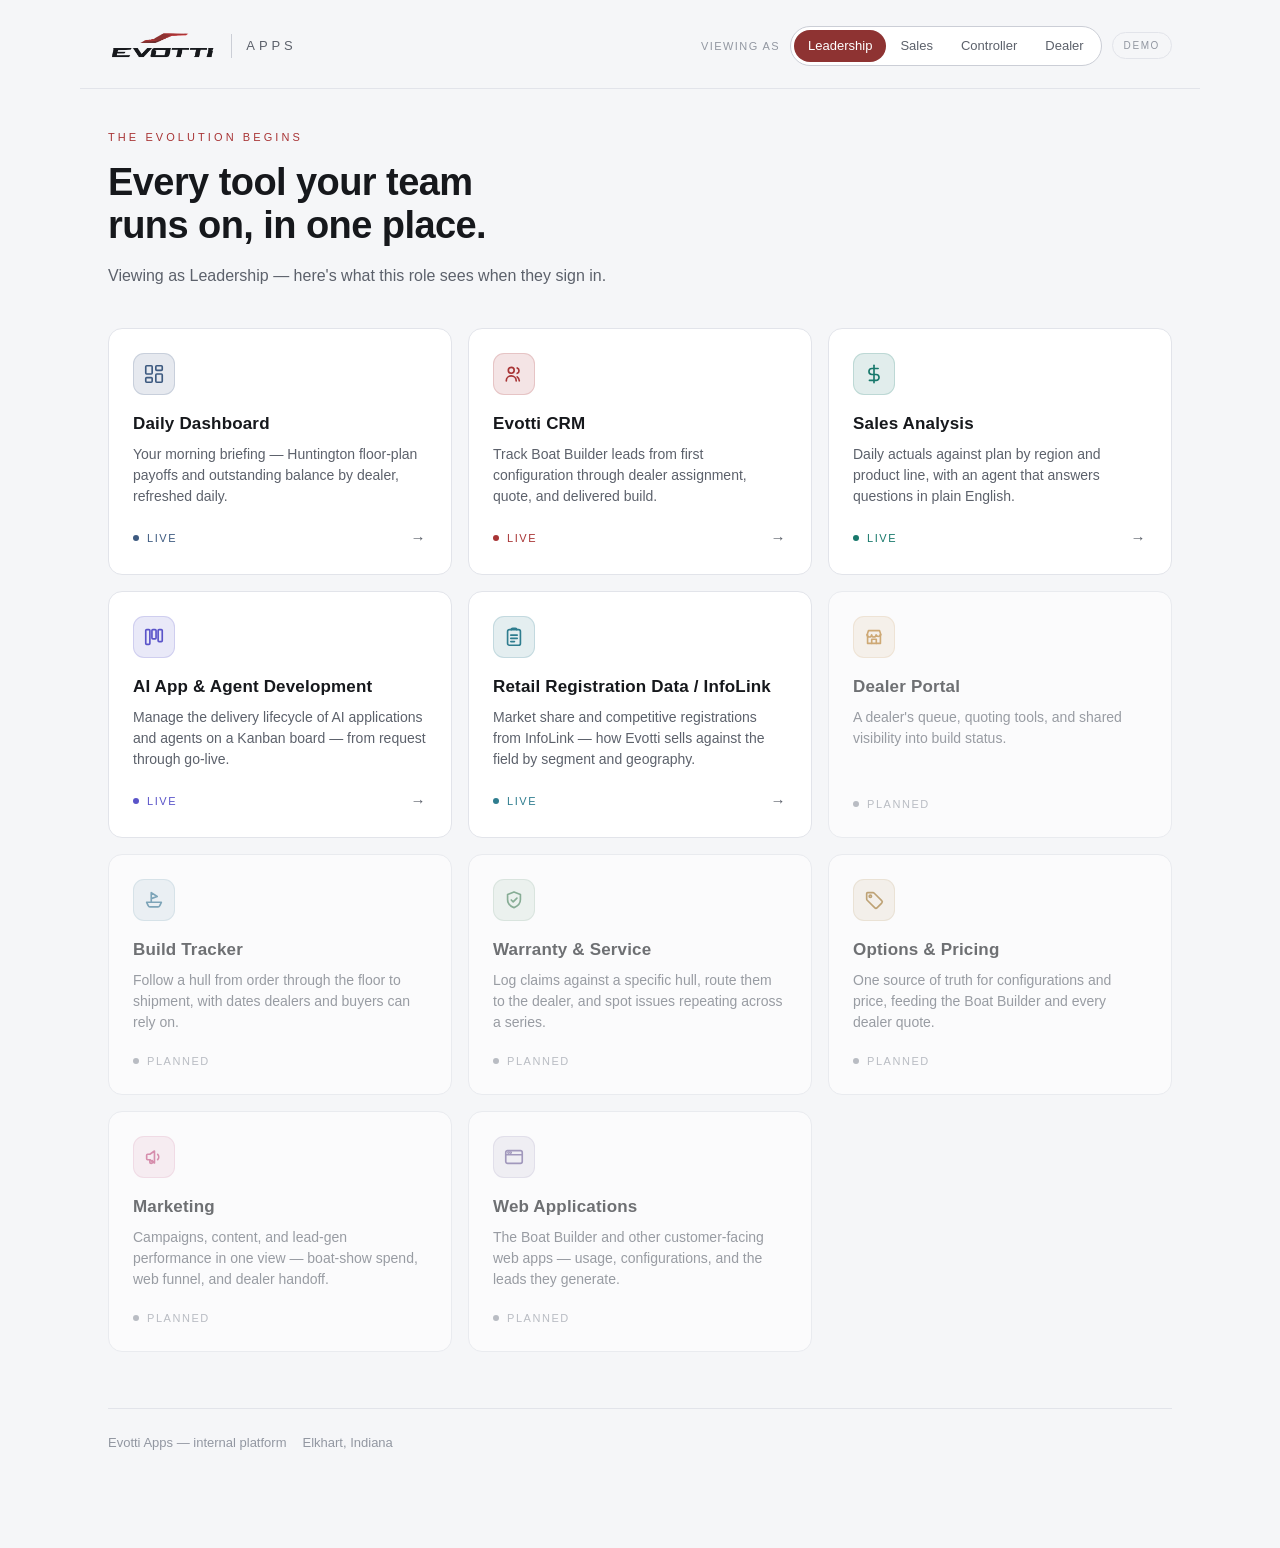
<file: index.html>
<!doctype html>
<html lang="en">
<head>
<meta charset="utf-8">
<meta name="viewport" content="width=device-width, initial-scale=1">
<title>Evotti Apps</title>
<meta name="description" content="Internal application platform for Evotti Boats.">
<meta name="robots" content="noindex, nofollow">
<link rel="icon" href="data:image/svg+xml,<svg xmlns='http://www.w3.org/2000/svg' viewBox='0 0 32 32'><rect width='32' height='32' rx='7' fill='%23a83435'/><text x='16' y='24' font-family='Segoe UI,Helvetica,Arial,sans-serif' font-size='21' font-weight='700' fill='%23ffffff' text-anchor='middle'>E</text></svg>">
<link rel="stylesheet" href="/platform/platform.css">
</head>
<body>

<header class="appbar">
  <a class="lockup" href="/">
    <img src="/assets/evotti-logo-black.png" alt="Evotti">
    <span class="rule"></span>
    <span class="sub">Apps</span>
  </a>
  <span class="spacer"></span>
  <div class="switcher">
    <span class="lbl">Viewing as</span>
    <span class="sw-group" id="switch"></span>
    <span class="demo-badge">Demo</span>
  </div>
</header>
<div class="appbar-line"></div>

<div class="wrap">
  <section class="hero">
    <p class="eyebrow" id="eyebrow">The Evolution Begins</p>
    <h1 id="title">Every tool your team runs on, in one place.</h1>
    <p id="sub">&nbsp;</p>
  </section>

  <div id="dealer-pick"></div>
  <main class="grid" id="tiles"></main>

  <div class="foot">
    <span>Evotti Apps &mdash; internal platform</span>
    <span>Elkhart, Indiana</span>
  </div>
</div>

<script>
  // Self-contained demo of the persona-driven platform (no login required).
  // Real access control gets wired up after the demo; this mirrors the model.
  var SVG = function (paths) {
    return '<svg viewBox="0 0 24 24" fill="none" stroke="currentColor" stroke-width="1.8" ' +
      'stroke-linecap="round" stroke-linejoin="round">' + paths + "</svg>";
  };
  var TILES = {
    dashboard: {
      title: "Daily Dashboard",
      desc: "Your morning briefing — Huntington floor-plan payoffs and outstanding balance by dealer, refreshed daily.",
      href: "/dashboard/", status: "live", color: "#3d5a80",
      icon: SVG('<rect x="3" y="3" width="7" height="9" rx="1"/><rect x="14" y="3" width="7" height="5" rx="1"/><rect x="14" y="12" width="7" height="9" rx="1"/><rect x="3" y="16" width="7" height="5" rx="1"/>')
    },
    crm: {
      title: "Evotti CRM",
      desc: "Track Boat Builder leads from first configuration through dealer assignment, quote, and delivered build.",
      href: "/crm/", status: "live", color: "#a83435",
      icon: SVG('<circle cx="9" cy="8" r="3.2"/><path d="M3.6 19.5a5.4 5.4 0 0 1 10.8 0"/><path d="M15.5 5.4a3.2 3.2 0 0 1 0 5.9"/><path d="M17.8 19.5a5.4 5.4 0 0 0-2.3-4.4"/>')
    },
    sales: {
      title: "Sales Analysis",
      desc: "Daily actuals against plan by region and product line, with an agent that answers questions in plain English.",
      href: "/sales/", status: "live", color: "#17786b",
      icon: SVG('<line x1="12" y1="2.5" x2="12" y2="21.5"/><path d="M16.5 6H9.75a3.25 3.25 0 0 0 0 6.5h4.5a3.25 3.25 0 0 1 0 6.5H7"/>')
    },
    voice: {
      title: "Sales — Voice",
      desc: "Ask about sales out loud and hear the answer back — the sales agent, hands-free on your phone.",
      href: "/voice/", status: "live", color: "#7a3fb0",
      icon: SVG('<rect x="9.5" y="3" width="5" height="10" rx="2.5"/><path d="M6.5 10.5a5.5 5.5 0 0 0 11 0"/><path d="M12 16v4"/><path d="M8.5 20h7"/>')
    },
    ai_dev: {
      title: "AI App & Agent Development",
      desc: "Manage the delivery lifecycle of AI applications and agents on a Kanban board — from request through go-live.",
      href: "/dev/", status: "live", color: "#5a54c9",
      icon: SVG('<rect x="3" y="4" width="4.5" height="16" rx="1"/><rect x="9.75" y="4" width="4.5" height="10" rx="1"/><rect x="16.5" y="4" width="4.5" height="13" rx="1"/>')
    },
    dealer_portal: {
      title: "Dealer Portal",
      desc: "A dealer's queue, quoting tools, and shared visibility into build status.",
      href: "#", status: "planned", color: "#b5761f",
      icon: SVG('<path d="M4.5 9.5 6 5h12l1.5 4.5"/><path d="M5 9.5v9.5h14V9.5"/><path d="M4.5 9.5a2.4 2.4 0 0 0 4.9 0 2.4 2.4 0 0 0 4.9 0 2.4 2.4 0 0 0 4.7 0"/><path d="M9.5 19v-4.5h5V19"/>')
    },
    build: {
      title: "Build Tracker",
      desc: "Follow a hull from order through the floor to shipment, with dates dealers and buyers can rely on.",
      href: "#", status: "planned", color: "#2f6f8f",
      icon: SVG('<path d="M4 14.5h16l-1.8 3.8a2 2 0 0 1-1.8 1.2H7.6a2 2 0 0 1-1.8-1.2z"/><path d="M9 14.5V4l6.5 4.2L9 10.5"/>')
    },
    warranty: {
      title: "Warranty & Service",
      desc: "Log claims against a specific hull, route them to the dealer, and spot issues repeating across a series.",
      href: "#", status: "planned", color: "#3f7d54",
      icon: SVG('<path d="M12 3.2 19 6v5.5c0 4.3-2.9 7.3-7 8.8-4.1-1.5-7-4.5-7-8.8V6z"/><path d="M9 12l2.1 2.1L15.2 10"/>')
    },
    pricing: {
      title: "Options & Pricing",
      desc: "One source of truth for configurations and price, feeding the Boat Builder and every dealer quote.",
      href: "#", status: "planned", color: "#9a6b1f",
      icon: SVG('<path d="M20.4 12.7 12.3 4.6a2 2 0 0 0-1.4-.6H5a1 1 0 0 0-1 1v5.9a2 2 0 0 0 .6 1.4l8.1 8.1a2 2 0 0 0 2.8 0l4.9-4.9a2 2 0 0 0 0-2.8z"/><circle cx="8" cy="8" r="1.3"/>')
    },
    marketing: {
      title: "Marketing",
      desc: "Campaigns, content, and lead-gen performance in one view — boat-show spend, web funnel, and dealer handoff.",
      href: "#", status: "planned", color: "#c2497a",
      icon: SVG('<path d="M4 10v4a1 1 0 0 0 1 1h2.5l5 3.5v-13L7.5 9H5a1 1 0 0 0-1 1z"/><path d="M16 9.2a4 4 0 0 1 0 5.6"/><path d="M7.5 15v2.6a1.4 1.4 0 0 0 2.8 0V16"/>')
    },
    infolink: {
      title: "Retail Registration Data / InfoLink",
      desc: "Market share and competitive registrations from InfoLink — how Evotti sells against the field by segment and geography.",
      href: "/infolink/", status: "live", color: "#2f7d8f",
      icon: SVG('<rect x="5" y="4" width="14" height="17" rx="2"/><path d="M9 4a1.5 1.5 0 0 1 1.5-1.5h3A1.5 1.5 0 0 1 15 4"/><path d="M8.5 10h7"/><path d="M8.5 13.5h7"/><path d="M8.5 17h4"/>')
    },
    web_apps: {
      title: "Web Applications",
      desc: "The Boat Builder and other customer-facing web apps — usage, configurations, and the leads they generate.",
      href: "#", status: "planned", color: "#6b5b95",
      icon: SVG('<rect x="3" y="5" width="18" height="14" rx="2"/><path d="M3 9.5h18"/><circle cx="6" cy="7.2" r="0.6"/><circle cx="8.4" cy="7.2" r="0.6"/>')
    }
  };

  var PERSONAS = [
    { key: "leadership", name: "Leadership",          dealer: false, tiles: ["dashboard", "crm", "sales", "ai_dev", "dealer_portal", "build", "warranty", "pricing", "marketing", "infolink", "web_apps"] },
    { key: "sales",      name: "Sales",               dealer: false, tiles: ["dashboard", "crm", "sales", "ai_dev", "dealer_portal", "pricing", "marketing", "infolink", "web_apps"] },
    { key: "controller", name: "Controller",          dealer: false, tiles: ["dashboard", "sales", "ai_dev", "build", "warranty", "pricing"] },
    { key: "dealer",     name: "Dealer",              dealer: true,  tiles: ["dashboard", "build", "warranty", "pricing"] }
  ];

  var DEALERS = [
    { name: "Great Lakes Marine",  region: "Payne",    city: "Elkhart",       state: "IN" },
    { name: "Northwind Boatworks", region: "Payne",    city: "Traverse City", state: "MI" },
    { name: "Harborline Boats",    region: "Good",     city: "Charleston",    state: "SC" },
    { name: "Palmetto Marine",     region: "Good",     city: "Savannah",      state: "GA" },
    { name: "Gulf Coast Yachts",   region: "Girten",   city: "Tampa",         state: "FL" },
    { name: "Bayou Marine Group",  region: "Girten",   city: "New Orleans",   state: "LA" },
    { name: "Bay State Marine",    region: "Wyland",   city: "Newport",       state: "RI" },
    { name: "Cape & Isles Boats",  region: "Wyland",   city: "Portland",      state: "ME" },
    { name: "Cascade Watersports", region: "Robinson", city: "Seattle",       state: "WA" },
    { name: "Pacific Edge Marine", region: "Robinson", city: "Portland",      state: "OR" },
    { name: "Summit Marine",       region: "Cooper",   city: "Denver",        state: "CO" },
    { name: "Riverbend Boats",     region: "Cooper",   city: "Nashville",     state: "TN" },
    { name: "Anchor Bay Marine",   region: "Canada",   city: "Toronto",       state: "ON" },
    { name: "Maple Leaf Marine",   region: "Canada",   city: "Vancouver",     state: "BC" }
  ];

  var current = "leadership", dealerIdx = 0;
  var $ = function (id) { return document.getElementById(id); };

  function esc(s) {
    return String(s == null ? "" : s).replace(/[&<>"]/g, function (c) {
      return { "&": "&amp;", "<": "&lt;", ">": "&gt;", '"': "&quot;" }[c];
    });
  }

  function persona(key) {
    for (var i = 0; i < PERSONAS.length; i++) if (PERSONAS[i].key === key) return PERSONAS[i];
  }

  function renderSwitch() {
    $("switch").innerHTML = PERSONAS.map(function (p) {
      return '<button class="sw-btn' + (p.key === current ? " active" : "") +
        '" data-k="' + p.key + '">' + esc(p.name) + "</button>";
    }).join("");
    Array.prototype.forEach.call(document.querySelectorAll(".sw-btn"), function (b) {
      b.onclick = function () { current = b.getAttribute("data-k"); render(); };
    });
  }

  function render() {
    renderSwitch();
    var p = persona(current);
    if (p.dealer) return renderDealer(p);

    $("eyebrow").textContent = "The Evolution Begins";
    $("title").textContent = "Every tool your team runs on, in one place.";
    $("sub").textContent = "Viewing as " + p.name + " — here's what this role sees when they sign in.";
    $("dealer-pick").innerHTML = "";
    renderTiles(p.tiles);
  }

  function renderDealer(p) {
    var d = DEALERS[dealerIdx];
    $("eyebrow").textContent = d.region + " · Dealer Portal";
    $("title").textContent = d.name;
    $("sub").textContent = "What a dealer sees when they log in — their queue, builds in progress, and warranty activity for " + d.name + ".";
    $("dealer-pick").innerHTML =
      '<div class="dealer-pick">Dealer <select id="dsel">' +
      DEALERS.map(function (dd, i) {
        return '<option value="' + i + '"' + (i === dealerIdx ? " selected" : "") + ">" +
          esc(dd.name + " · " + dd.region) + "</option>";
      }).join("") + "</select></div>";
    $("dsel").onchange = function () { dealerIdx = +this.value; render(); };
    renderTiles(p.tiles);
  }

  function renderTiles(keys) {
    // Live tiles first (stable — keeps each group's existing order), planned after.
    keys = keys.slice().sort(function (a, b) {
      var la = TILES[a] && TILES[a].status === "live" ? 0 : 1;
      var lb = TILES[b] && TILES[b].status === "live" ? 0 : 1;
      return la - lb;
    });
    $("tiles").innerHTML = keys.map(function (k) {
      var t = TILES[k]; if (!t) return "";
      var live = t.status === "live";
      var style = t.color ? ' style="--tile:' + t.color + '"' : "";
      var inner =
        (t.icon ? '<div class="tile-icon">' + t.icon + "</div>" : "") +
        "<h2>" + esc(t.title) + "</h2><p>" + esc(t.desc) + "</p>" +
        '<footer><span class="dot"></span> ' + (live ? "Live" : "Planned") +
        (live ? '<span class="arrow">&rarr;</span>' : "") + "</footer>";
      return live
        ? '<a class="tile live"' + style + ' href="' + t.href + '">' + inner + "</a>"
        : '<div class="tile soon"' + style + ">" + inner + "</div>";
    }).join("");
  }

  render();
</script>
</body>
</html>
</file>
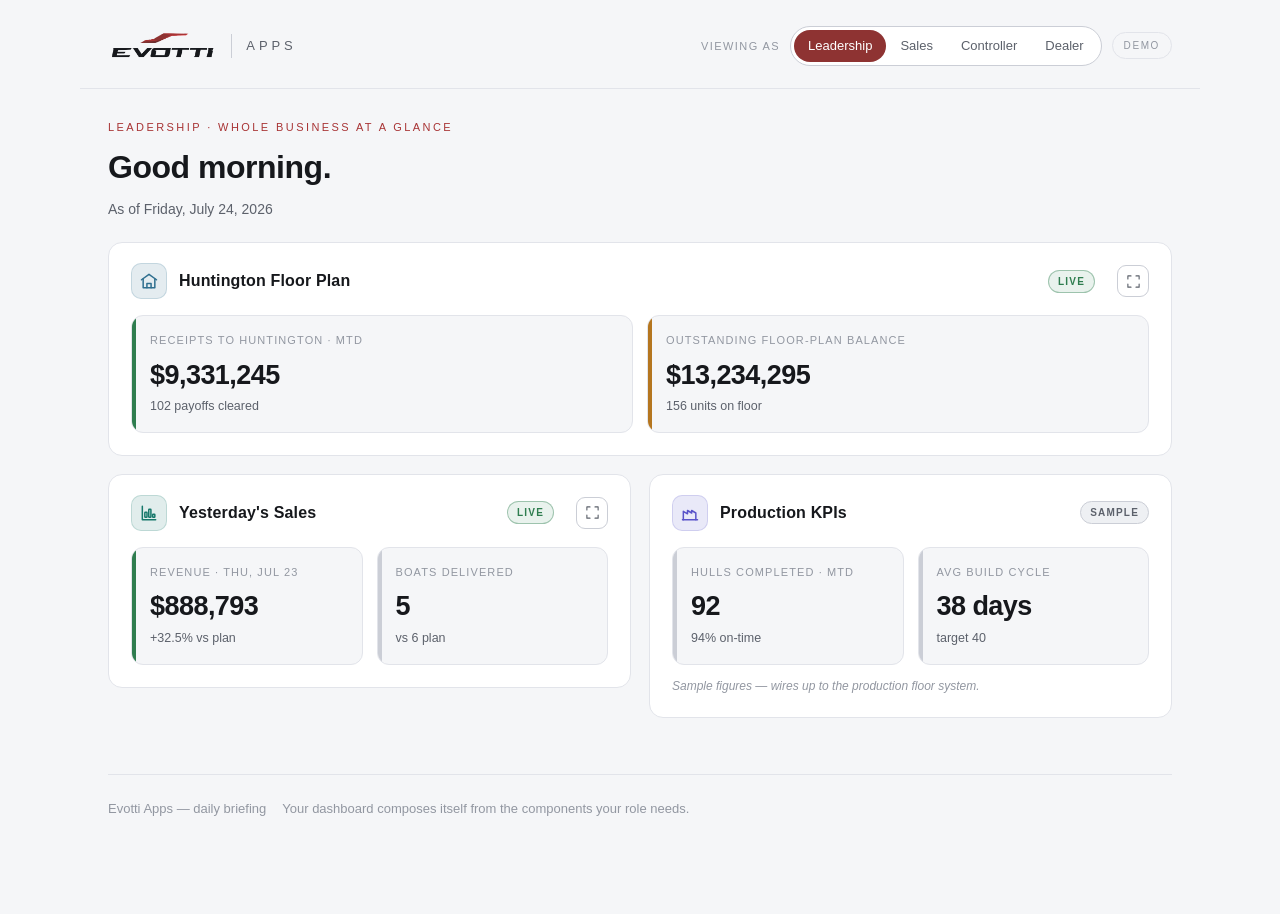
<file: dashboard/index.html>
<!doctype html>
<html lang="en">
<head>
<meta charset="utf-8">
<meta name="viewport" content="width=device-width, initial-scale=1">
<title>Evotti Dashboard</title>
<meta name="robots" content="noindex, nofollow">
<link rel="icon" href="data:image/svg+xml,<svg xmlns='http://www.w3.org/2000/svg' viewBox='0 0 32 32'><rect width='32' height='32' rx='7' fill='%23a83435'/><text x='16' y='24' font-family='Segoe UI,Helvetica,Arial,sans-serif' font-size='21' font-weight='700' fill='%23ffffff' text-anchor='middle'>E</text></svg>">
<link rel="stylesheet" href="/platform/platform.css">
<link rel="stylesheet" href="styles.css">
</head>
<body>

<header class="appbar">
  <a class="lockup" href="/">
    <img src="/assets/evotti-logo-black.png" alt="Evotti">
    <span class="rule"></span>
    <span class="sub">Apps</span>
  </a>
  <span class="spacer"></span>
  <div class="switcher">
    <span class="lbl">Viewing as</span>
    <span class="sw-group" id="switch"></span>
    <span class="demo-badge">Demo</span>
  </div>
</header>
<div class="appbar-line"></div>

<div class="wrap">
  <section class="dash-head">
    <p class="eyebrow" id="eyebrow">&nbsp;</p>
    <h1 id="greeting">Good morning.</h1>
    <p class="asof" id="asof">&nbsp;</p>
  </section>

  <div id="dealer-pick"></div>

  <div class="dash-grid" id="grid"></div>

  <div class="foot">
    <span>Evotti Apps &mdash; daily briefing</span>
    <span>Your dashboard composes itself from the components your role needs.</span>
  </div>
</div>

<div class="modal-backdrop" id="modal" hidden>
  <div class="modal">
    <div class="modal-head">
      <h2 id="modal-title"></h2>
      <span class="spacer"></span>
      <button class="btn sm" id="modal-close">Close</button>
    </div>
    <div class="modal-body" id="modal-body"></div>
  </div>
</div>

<script src="/sales/data.js"></script>
<script src="huntington-data.js"></script>
<script src="app.js"></script>
</body>
</html>
</file>
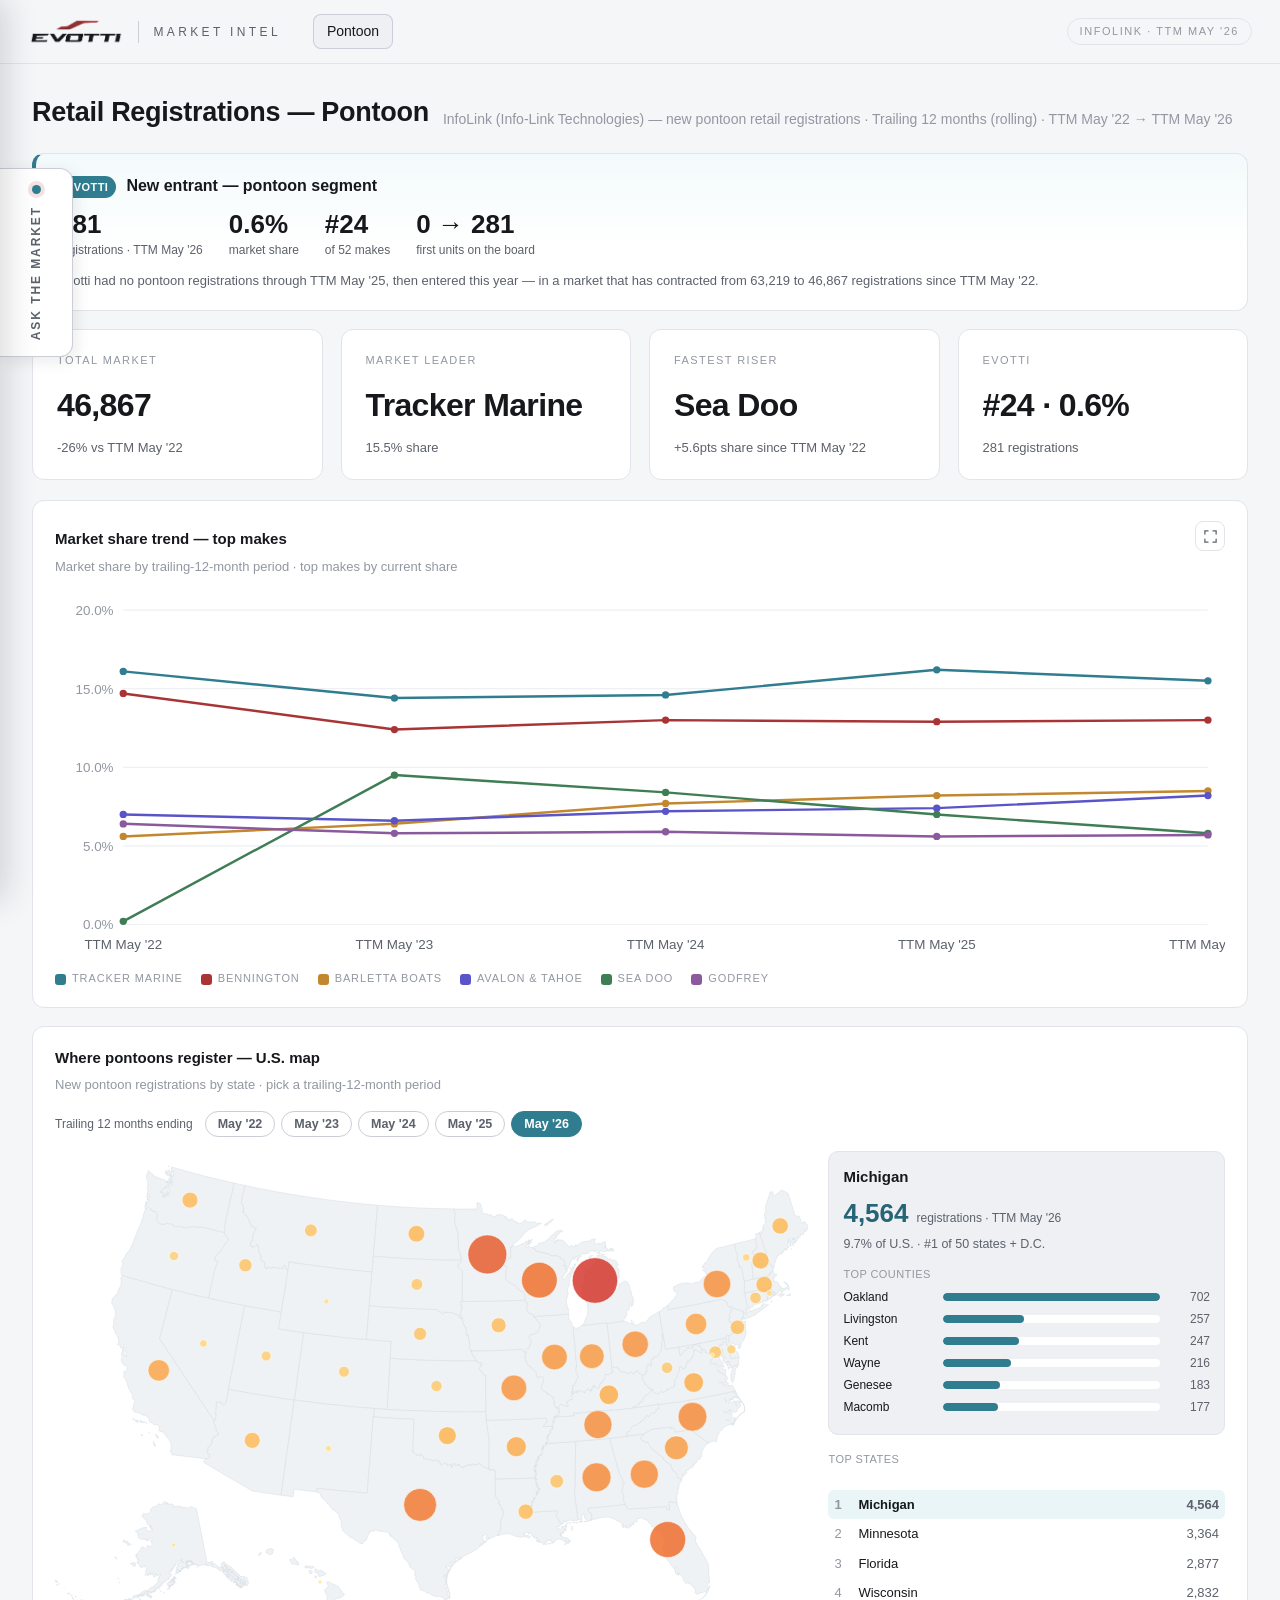
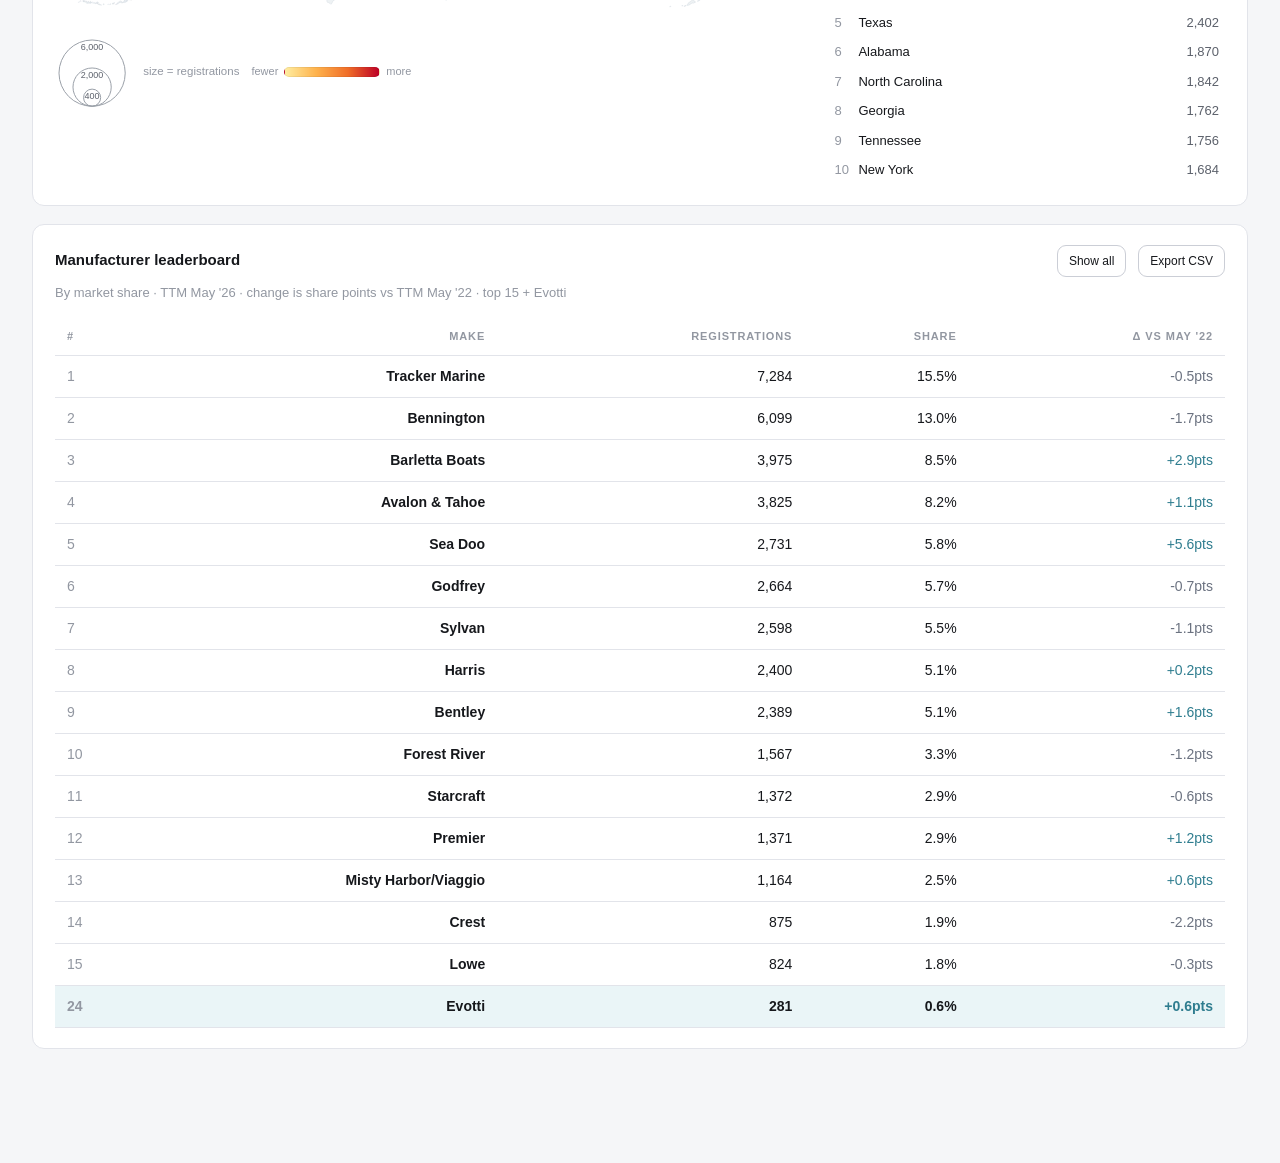
<file: infolink/index.html>
<!doctype html>
<html lang="en">
<head>
<meta charset="utf-8">
<meta name="viewport" content="width=device-width, initial-scale=1">
<title>Evotti · Retail Registration Data (InfoLink)</title>
<meta name="robots" content="noindex, nofollow">
<link rel="icon" href="data:image/svg+xml,<svg xmlns='http://www.w3.org/2000/svg' viewBox='0 0 32 32'><rect width='32' height='32' rx='7' fill='%232f7d8f'/><text x='16' y='24' font-family='Segoe UI,Helvetica,Arial,sans-serif' font-size='21' font-weight='700' fill='%23ffffff' text-anchor='middle'>E</text></svg>">
<link rel="stylesheet" href="../sales/styles.css">
<link rel="stylesheet" href="styles.css">
</head>
<body>

<header class="topbar">
  <a class="lockup" href="../" title="Back to Evotti Apps">
    <img src="../assets/evotti-logo-black.png" alt="Evotti">
    <span class="rule"></span>
    <span class="sub">Market Intel</span>
  </a>
  <nav class="nav">
    <a href="#" class="active">Pontoon</a>
  </nav>
  <div class="topbar-right">
    <span class="asof" id="asof">&nbsp;</span>
  </div>
</header>

<div class="page-head">
  <h1>Retail Registrations — Pontoon</h1>
  <span class="sub" id="range">&nbsp;</span>
</div>

<!-- Collapsed rail — click to open the market agent -->
<button class="ask-rail" id="ask-open" aria-controls="ask-drawer" aria-expanded="false" title="Ask the market">
  <span class="spark"></span>
  <span class="ask-rail-label">Ask the market</span>
</button>

<!-- Off-canvas agent drawer -->
<aside class="ask-drawer" id="ask-drawer" aria-hidden="true" aria-label="Ask the market">
  <section class="card agent">
    <div class="card-head">
      <h2><span class="spark"></span> Ask the market</h2>
      <span class="spacer"></span>
      <button class="iconbtn" id="ask-close" title="Collapse" aria-label="Collapse">
        <svg width="15" height="15" viewBox="0 0 24 24" fill="none" stroke="currentColor" stroke-width="2" stroke-linecap="round"><path d="M6 6l12 12M18 6L6 18"/></svg>
      </button>
    </div>
    <div class="ask-row">
      <input id="ask" type="text" autocomplete="off"
             placeholder="Ask about share, a competitor, who's gaining…">
      <button class="btn primary" id="ask-go">Ask</button>
    </div>
    <div class="guide">
      <div class="guide-head"><span>Try asking</span></div>
      <div class="suggests" id="suggests"></div>
    </div>
  </section>
</aside>
<div class="ask-scrim" id="ask-scrim" hidden></div>

<div class="layout">
  <main class="main">

    <div id="answer"></div>

    <!-- Evotti spotlight -->
    <section class="card spotlight" id="spotlight"></section>

    <section class="kpis" id="kpis"></section>

    <section class="card">
      <div class="card-head">
        <h2>Market share trend — top makes</h2>
        <span class="spacer"></span>
        <button class="iconbtn" data-max="trend" title="Expand" aria-label="Expand">
          <svg width="15" height="15" viewBox="0 0 24 24" fill="none" stroke="currentColor" stroke-width="2" stroke-linecap="round"><path d="M8 3H3v5M16 3h5v5M8 21H3v-5M16 21h5v-5"/></svg>
        </button>
      </div>
      <p class="cap" id="trend-cap">&nbsp;</p>
      <div id="trend"></div>
      <div class="legend" id="trend-legend"></div>
    </section>

    <section class="card">
      <div class="card-head">
        <h2>Where pontoons register — U.S. map</h2>
      </div>
      <p class="cap" id="usmap-cap">New pontoon registrations by state · pick a trailing-12-month period</p>
      <div id="usmap"></div>
    </section>

    <section class="card">
      <div class="card-head">
        <h2>Manufacturer leaderboard</h2>
        <span class="spacer"></span>
        <button class="btn sm" id="toggle-all">Show all</button>
        <button class="btn sm" id="export">Export CSV</button>
      </div>
      <p class="cap" id="board-cap">&nbsp;</p>
      <div class="tbl-wrap"><table class="tbl" id="board"></table></div>
    </section>

  </main>
</div>

<!-- Expand / maximize -->
<div class="modal-backdrop" id="modal" hidden>
  <div class="modal">
    <div class="modal-head">
      <h2 id="modal-title"></h2>
      <span class="spacer"></span>
      <button class="btn sm" id="modal-close">Close</button>
    </div>
    <div class="modal-body" id="modal-body"></div>
  </div>
</div>

<script src="data.js"></script>
<script src="market.js"></script>
<script src="../sales/charts.js"></script>
<script src="app.js"></script>
<script src="geo-data.js"></script>
<script src="usmap-geo.js"></script>
<script src="geo.js"></script>
</body>
</html>
</file>
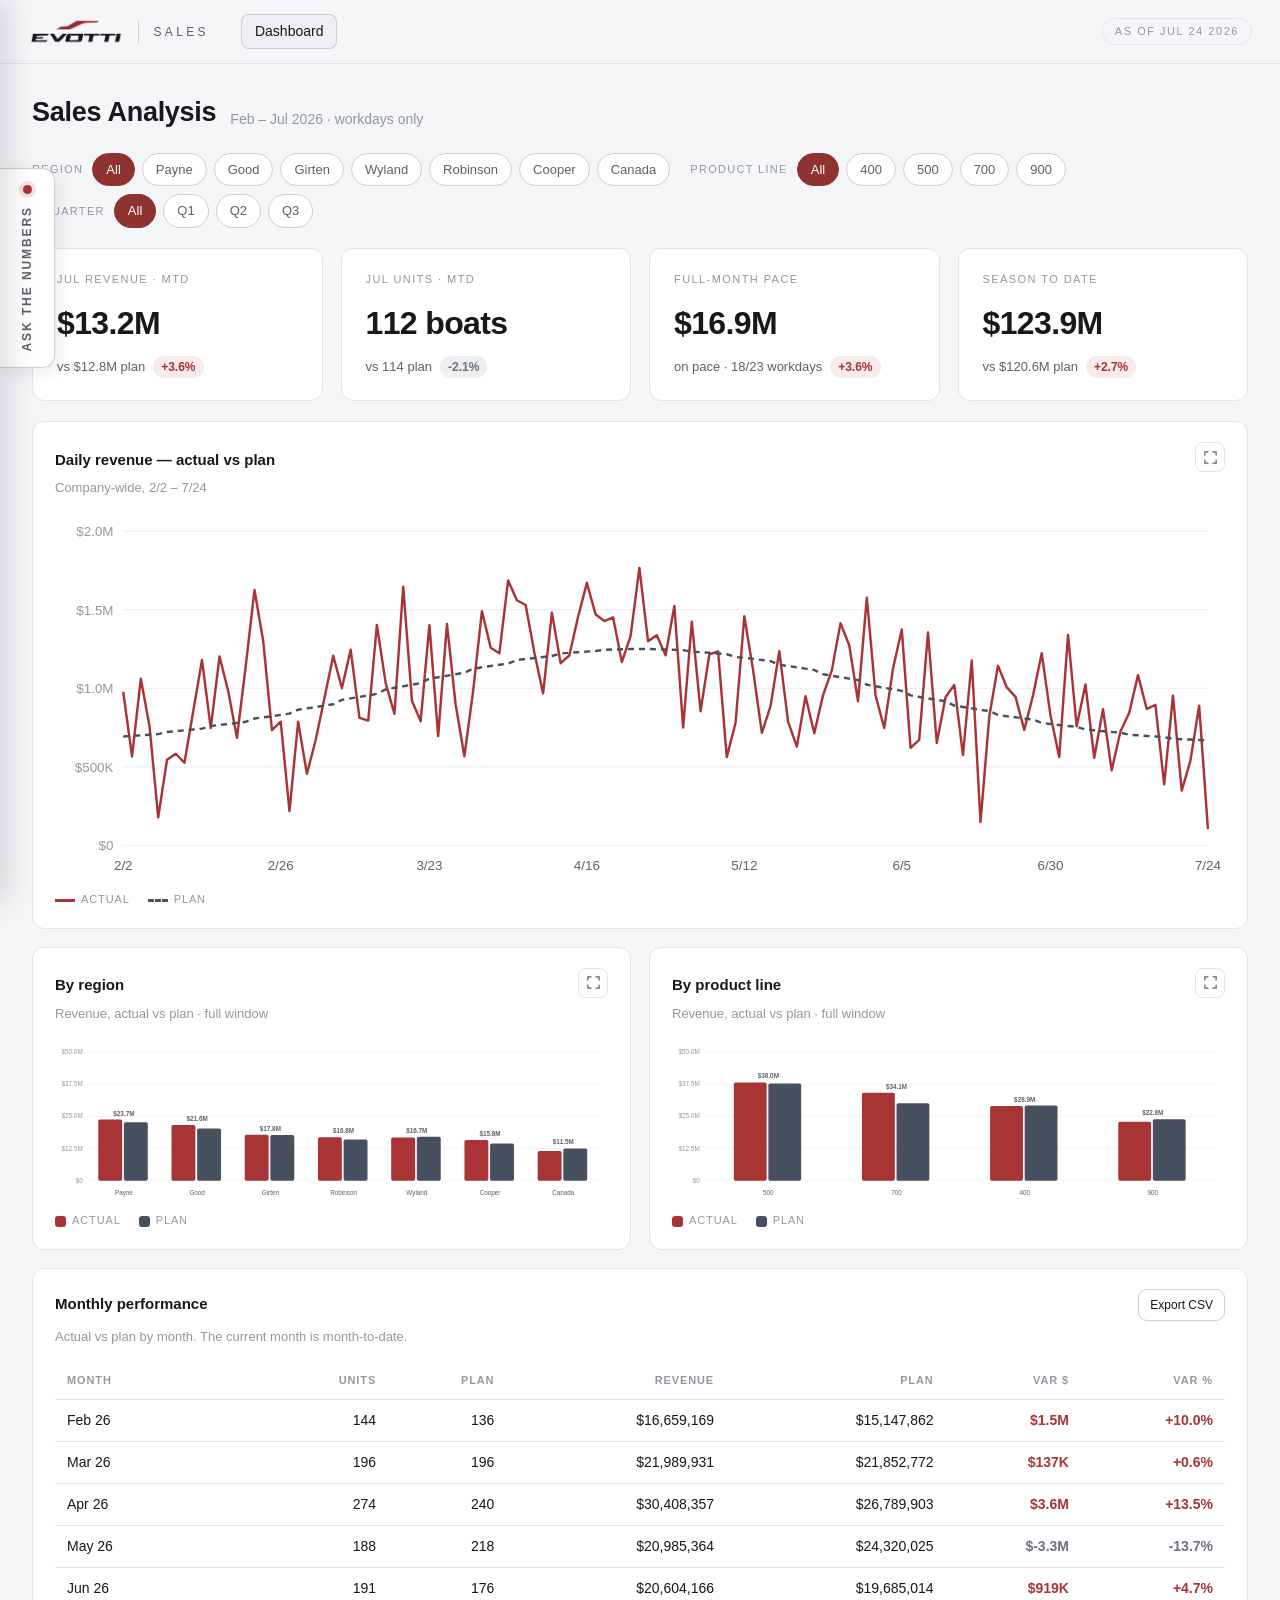
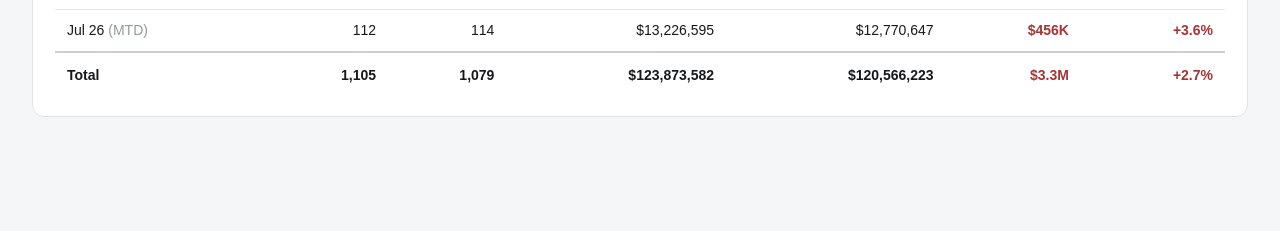
<file: sales/index.html>
<!doctype html>
<html lang="en">
<head>
<meta charset="utf-8">
<meta name="viewport" content="width=device-width, initial-scale=1">
<title>Evotti Sales Analysis</title>
<meta name="robots" content="noindex, nofollow">
<link rel="icon" href="data:image/svg+xml,<svg xmlns='http://www.w3.org/2000/svg' viewBox='0 0 32 32'><rect width='32' height='32' rx='7' fill='%23a83435'/><text x='16' y='24' font-family='Segoe UI,Helvetica,Arial,sans-serif' font-size='21' font-weight='700' fill='%23ffffff' text-anchor='middle'>E</text></svg>">
<link rel="stylesheet" href="styles.css">
</head>
<body>

<header class="topbar">
  <a class="lockup" href="../" title="Back to Evotti Apps">
    <img src="../assets/evotti-logo-black.png" alt="Evotti">
    <span class="rule"></span>
    <span class="sub">Sales</span>
  </a>

  <nav class="nav">
    <a href="#" class="active">Dashboard</a>
  </nav>

  <div class="topbar-right">
    <span class="asof" id="asof">&nbsp;</span>
  </div>
</header>

<div class="page-head">
  <h1>Sales Analysis</h1>
  <span class="sub" id="range">&nbsp;</span>
</div>

<!-- Collapsed rail — click to open the natural-language agent -->
<button class="ask-rail" id="ask-open" aria-controls="ask-drawer" aria-expanded="false" title="Ask the numbers">
  <span class="spark"></span>
  <span class="ask-rail-label">Ask the numbers</span>
</button>

<!-- Off-canvas agent drawer -->
<aside class="ask-drawer" id="ask-drawer" aria-hidden="true" aria-label="Ask the numbers">
  <section class="card agent">
    <div class="card-head">
      <h2><span class="spark"></span> Ask the numbers</h2>
      <span class="spacer"></span>
      <button class="iconbtn" id="ask-close" title="Collapse" aria-label="Collapse">
        <svg width="15" height="15" viewBox="0 0 24 24" fill="none" stroke="currentColor" stroke-width="2" stroke-linecap="round"><path d="M6 6l12 12M18 6L6 18"/></svg>
      </button>
    </div>
    <div class="ask-row">
      <input id="ask" type="text" autocomplete="off"
             placeholder="Ask about sales, plan, a region, a product line…">
      <button class="btn primary" id="ask-go">Ask</button>
    </div>

    <div class="guide">
      <div class="guide-head">
        <span id="guide-label">Start here</span>
        <button class="linkbtn" id="guide-reset" hidden>&larr; Start over</button>
      </div>
      <div class="suggests" id="suggests"></div>
    </div>
  </section>
</aside>
<div class="ask-scrim" id="ask-scrim" hidden></div>

<div class="layout">

  <!-- answer + dashboard -->
  <main class="main">

    <div id="answer"></div>

    <div class="filters" id="filters"></div>

    <section class="kpis" id="kpis"></section>

    <section class="card">
      <div class="card-head">
        <h2>Daily revenue — actual vs plan</h2>
        <span class="spacer"></span>
        <button class="iconbtn" data-max="trend" title="Expand" aria-label="Expand">
          <svg width="15" height="15" viewBox="0 0 24 24" fill="none" stroke="currentColor" stroke-width="2" stroke-linecap="round"><path d="M8 3H3v5M16 3h5v5M8 21H3v-5M16 21h5v-5"/></svg>
        </button>
      </div>
      <p class="cap" id="trend-cap">&nbsp;</p>
      <div id="trend"></div>
      <div class="legend">
        <span><i style="border-color:#a83435"></i>Actual</span>
        <span><i style="border-color:#47505f;border-top-style:dashed"></i>Plan</span>
      </div>
    </section>

    <div class="grid-2">
      <section class="card">
        <div class="card-head">
          <h2>By region</h2>
          <span class="spacer"></span>
          <button class="iconbtn" data-max="region" title="Expand" aria-label="Expand">
            <svg width="15" height="15" viewBox="0 0 24 24" fill="none" stroke="currentColor" stroke-width="2" stroke-linecap="round"><path d="M8 3H3v5M16 3h5v5M8 21H3v-5M16 21h5v-5"/></svg>
          </button>
        </div>
        <p class="cap">Revenue, actual vs plan · full window</p>
        <div id="by-region"></div>
        <div class="legend">
          <span><i class="bar" style="background:#a83435"></i>Actual</span>
          <span><i class="bar" style="background:#47505f"></i>Plan</span>
        </div>
      </section>
      <section class="card">
        <div class="card-head">
          <h2>By product line</h2>
          <span class="spacer"></span>
          <button class="iconbtn" data-max="line" title="Expand" aria-label="Expand">
            <svg width="15" height="15" viewBox="0 0 24 24" fill="none" stroke="currentColor" stroke-width="2" stroke-linecap="round"><path d="M8 3H3v5M16 3h5v5M8 21H3v-5M16 21h5v-5"/></svg>
          </button>
        </div>
        <p class="cap">Revenue, actual vs plan · full window</p>
        <div id="by-line"></div>
        <div class="legend">
          <span><i class="bar" style="background:#a83435"></i>Actual</span>
          <span><i class="bar" style="background:#47505f"></i>Plan</span>
        </div>
      </section>
    </div>

    <section class="card">
      <div class="card-head">
        <h2>Monthly performance</h2>
        <span class="spacer"></span>
        <button class="btn sm" id="export">Export CSV</button>
      </div>
      <p class="cap">Actual vs plan by month. The current month is month-to-date.</p>
      <div class="tbl-wrap"><table class="tbl" id="month-table"></table></div>
    </section>

  </main>
</div>

<!-- Expand / maximize -->
<div class="modal-backdrop" id="modal" hidden>
  <div class="modal">
    <div class="modal-head">
      <h2 id="modal-title"></h2>
      <span class="spacer"></span>
      <button class="btn sm" id="modal-close">Close</button>
    </div>
    <div class="modal-body" id="modal-body"></div>
  </div>
</div>

<script src="data.js"></script>
<script src="query.js"></script>
<script src="charts.js"></script>
<script src="app.js"></script>
</body>
</html>
</file>
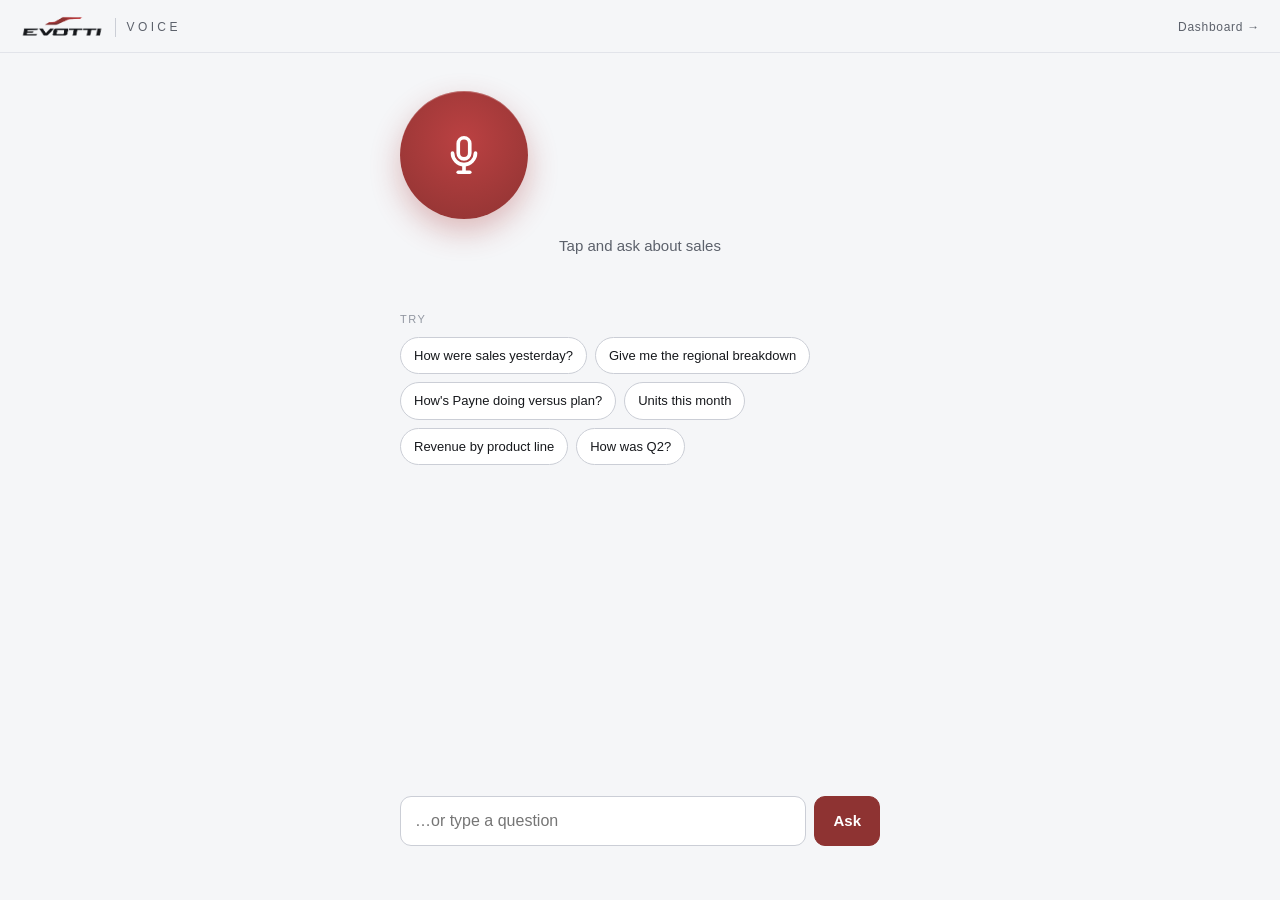
<file: voice/index.html>
<!doctype html>
<html lang="en">
<head>
<meta charset="utf-8">
<meta name="viewport" content="width=device-width, initial-scale=1, viewport-fit=cover, maximum-scale=1">
<title>Evotti Sales — Voice</title>
<meta name="description" content="Ask Evotti sales questions by voice and hear the answer.">
<meta name="robots" content="noindex, nofollow">
<meta name="theme-color" content="#a83435">
<!-- Home-screen / standalone tile -->
<meta name="mobile-web-app-capable" content="yes">
<meta name="apple-mobile-web-app-capable" content="yes">
<meta name="apple-mobile-web-app-status-bar-style" content="black-translucent">
<meta name="apple-mobile-web-app-title" content="Evotti Voice">
<link rel="apple-touch-icon" href="/voice/icon-180.png">
<link rel="icon" href="/voice/icon-192.png">
<link rel="manifest" href="/voice/site.webmanifest">
<link rel="stylesheet" href="styles.css">
</head>
<body>

<header class="vbar">
  <a class="lockup" href="/">
    <img src="/assets/evotti-logo-black.png" alt="Evotti">
    <span class="rule"></span>
    <span class="sub">Voice</span>
  </a>
  <span class="spacer"></span>
  <a class="backlink" href="/sales/">Dashboard &rarr;</a>
</header>

<main class="stage">

  <section class="mic-wrap">
    <button id="mic" class="mic" aria-label="Tap to talk">
      <svg class="ic-mic" viewBox="0 0 24 24" fill="none" stroke="currentColor" stroke-width="1.9" stroke-linecap="round" stroke-linejoin="round">
        <rect x="9" y="3" width="6" height="11" rx="3"/>
        <path d="M6 11a6 6 0 0 0 12 0"/>
        <path d="M12 17v4"/><path d="M9 21h6"/>
      </svg>
      <span class="pulse" aria-hidden="true"></span>
    </button>
    <p class="prompt" id="prompt">Tap and ask about sales</p>
    <p class="heard" id="heard">&nbsp;</p>
  </section>

  <section class="answer" id="answer" hidden>
    <p class="a-period" id="a-period"></p>
    <div class="a-kpi">
      <span class="a-big" id="a-big">—</span>
      <span class="a-var" id="a-var"></span>
    </div>
    <p class="a-sub" id="a-sub"></p>
    <div class="a-bars" id="a-bars"></div>
    <p class="a-said" id="a-said"></p>
  </section>

  <section class="examples">
    <p class="ex-lbl">Try</p>
    <div class="ex-chips" id="ex-chips"></div>
  </section>

  <form class="typed" id="typed" autocomplete="off">
    <input id="q" type="text" placeholder="…or type a question" aria-label="Type a question">
    <button class="ask" id="ask" type="submit" aria-label="Ask">Ask</button>
  </form>

  <p class="hint" id="hint"></p>
</main>

<script src="/sales/data.js"></script>
<script src="/sales/query.js"></script>
<script src="app.js"></script>
</body>
</html>
</file>
<file: platform/platform.css>
/* =============================================================================
   Evotti App Platform — shared shell (light theme, brand crimson)
   ============================================================================= */

:root {
  --bg: #f5f6f8;
  --surface: #ffffff;
  --surface-hi: #eef0f3;
  --border: #e2e4ea;
  --border-hi: #cbced6;
  --text: #16181c;
  --muted: #5c616b;
  --faint: #9297a1;
  --accent: #a83435;
  --accent-deep: #8e3332;
  --radius: 14px;
}

* { box-sizing: border-box; }
/* Author display rules (label/select) would otherwise defeat the attribute. */
[hidden] { display: none !important; }

body {
  margin: 0;
  background: var(--bg);
  color: var(--text);
  font-family: -apple-system, BlinkMacSystemFont, "Segoe UI", Inter, Roboto,
               Helvetica, Arial, sans-serif;
  -webkit-font-smoothing: antialiased;
  line-height: 1.5;
}
a { color: inherit; }

.wrap { max-width: 1120px; margin: 0 auto; padding: 0 28px 96px; }

/* ---------------------------------------------------------------- header -- */

.appbar {
  display: flex; align-items: center; gap: 16px;
  max-width: 1120px; margin: 0 auto; padding: 26px 28px 22px;
}
.lockup { display: flex; align-items: center; gap: 14px; text-decoration: none; }
.lockup img { height: 34px; width: auto; display: block; }
.lockup .rule { width: 1px; height: 24px; background: var(--border-hi); }
.lockup .sub {
  font-size: 13px; font-weight: 300; letter-spacing: 0.30em;
  text-transform: uppercase; color: var(--muted);
}
.appbar .spacer { margin-left: auto; }

/* Demo persona switcher */
.switcher { display: flex; align-items: center; gap: 10px; flex-wrap: wrap; }
.switcher .lbl {
  font-size: 11px; letter-spacing: 0.13em; text-transform: uppercase; color: var(--faint);
}
.sw-group {
  display: inline-flex; background: var(--surface);
  border: 1px solid var(--border-hi); border-radius: 999px; padding: 3px;
}
.sw-btn {
  font: inherit; font-size: 13px; cursor: pointer; border: none; background: none;
  color: var(--muted); padding: 6px 14px; border-radius: 999px;
  transition: background 0.14s ease, color 0.14s ease;
}
.sw-btn:hover { color: var(--text); }
.sw-btn.active { background: var(--accent-deep); color: #fff; }
.demo-badge {
  font-size: 10px; letter-spacing: 0.16em; text-transform: uppercase; color: var(--faint);
  border: 1px solid var(--border); border-radius: 999px; padding: 5px 11px; white-space: nowrap;
}
.dealer-pick {
  display: inline-flex; align-items: center; gap: 8px; margin-bottom: 22px;
  font-size: 12px; letter-spacing: 0.06em; text-transform: uppercase; color: var(--faint);
}
.dealer-pick select { width: auto; text-transform: none; letter-spacing: normal; font-size: 14px; padding: 8px 12px; }

.usermenu { display: flex; align-items: center; gap: 14px; }
.um-id { display: flex; flex-direction: column; align-items: flex-end; line-height: 1.25; }
.um-name { font-size: 13px; font-weight: 600; }
.um-role {
  font-size: 10px; letter-spacing: 0.14em; text-transform: uppercase; color: var(--accent);
}
.um-link {
  font-size: 12px; letter-spacing: 0.14em; text-transform: uppercase; color: var(--muted);
  text-decoration: none; border: 1px solid var(--border); border-radius: 999px; padding: 6px 13px;
}
.um-link:hover { color: var(--text); border-color: var(--muted); }
.um-out {
  font: inherit; font-size: 13px; cursor: pointer;
  border: 1px solid var(--border-hi); background: var(--surface); color: var(--muted);
  border-radius: 9px; padding: 7px 14px;
}
.um-out:hover { color: var(--accent); border-color: var(--accent-deep); }

.appbar-line { border-top: 1px solid var(--border); max-width: 1120px; margin: 0 auto; }

/* ------------------------------------------------------------------ hero -- */

.hero { padding: 40px 0 40px; }
.hero .eyebrow {
  font-size: 11px; letter-spacing: 0.28em; text-transform: uppercase;
  color: var(--accent); margin: 0 0 16px;
}
.hero h1 {
  margin: 0; font-size: clamp(26px, 4vw, 38px); font-weight: 700;
  letter-spacing: -0.015em; line-height: 1.14; max-width: 20ch;
}
.hero p { margin: 16px 0 0; color: var(--muted); font-size: 16px; max-width: 56ch; }

/* ----------------------------------------------------------------- tiles -- */

.grid {
  display: grid; grid-template-columns: repeat(auto-fill, minmax(280px, 1fr)); gap: 16px;
}
.tile {
  display: flex; flex-direction: column; background: var(--surface);
  border: 1px solid var(--border); border-radius: var(--radius);
  padding: 24px; min-height: 180px; text-decoration: none; color: inherit;
  transition: transform 0.18s ease, border-color 0.18s ease, background 0.18s ease;
}
a.tile:hover, a.tile:focus-visible {
  background: var(--surface-hi);
  border-color: color-mix(in srgb, var(--tile, var(--accent)) 50%, var(--border-hi));
  box-shadow: 0 8px 24px color-mix(in srgb, var(--tile, var(--accent)) 14%, transparent);
  transform: translateY(-3px); outline: none;
}
a.tile:focus-visible { border-color: var(--tile, var(--accent)); }
.tile.soon { opacity: 0.6; cursor: default; }
.tile-icon {
  width: 42px; height: 42px; border-radius: 11px; display: grid; place-items: center;
  background: color-mix(in srgb, var(--tile, var(--accent)) 13%, transparent);
  color: var(--tile, var(--accent)); margin-bottom: 16px;
  box-shadow: inset 0 0 0 1px color-mix(in srgb, var(--tile, var(--accent)) 18%, transparent);
}
.tile-icon svg { width: 22px; height: 22px; }
.tile h2 { margin: 0 0 8px; font-size: 17px; font-weight: 650; letter-spacing: 0.01em; }
.tile p { margin: 0; color: var(--muted); font-size: 14px; }
.tile footer {
  margin-top: auto; padding-top: 20px; display: flex; align-items: center; gap: 8px;
  font-size: 11px; letter-spacing: 0.14em; text-transform: uppercase; color: var(--faint);
}
.dot { width: 6px; height: 6px; border-radius: 50%; background: currentColor; }
.tile.live footer { color: var(--tile, var(--accent)); }
.arrow { margin-left: auto; color: var(--muted); font-size: 15px; transition: transform 0.18s ease; }
a.tile:hover .arrow { transform: translateX(3px); }

.foot {
  margin-top: 56px; padding-top: 24px; border-top: 1px solid var(--border);
  font-size: 13px; color: var(--faint); display: flex; flex-wrap: wrap; gap: 8px 16px;
}

/* ------------------------------------------------------------------ auth -- */

.auth-wrap { min-height: 100vh; display: grid; place-items: center; padding: 28px; }
.auth-card {
  width: min(400px, 100%); background: var(--surface);
  border: 1px solid var(--border); border-radius: 16px; padding: 32px;
}
.auth-logo { display: flex; align-items: center; gap: 14px; margin-bottom: 22px; }
.auth-logo img { height: 30px; }
.auth-logo .sub {
  font-size: 12px; letter-spacing: 0.28em; text-transform: uppercase; color: var(--muted);
}
.auth-card h1 { margin: 0 0 4px; font-size: 20px; font-weight: 650; }
.auth-card .lead { margin: 0 0 22px; color: var(--muted); font-size: 14px; }

label {
  display: grid; gap: 6px; margin-bottom: 14px;
  font-size: 11px; letter-spacing: 0.13em; text-transform: uppercase; color: var(--faint);
}
input, select {
  font: inherit; font-size: 15px; letter-spacing: normal; text-transform: none;
  color: var(--text); background: var(--bg); border: 1px solid var(--border-hi);
  border-radius: 9px; padding: 11px 13px; width: 100%;
}
input:focus, select:focus { outline: none; border-color: var(--accent); }

.btn {
  font: inherit; font-size: 14px; padding: 11px 18px; border-radius: 10px;
  border: 1px solid var(--border-hi); background: var(--surface); color: var(--text); cursor: pointer;
  transition: background 0.15s ease, border-color 0.15s ease;
}
.btn:hover { background: var(--surface-hi); border-color: var(--muted); }
.btn.primary { background: var(--accent-deep); border-color: var(--accent-deep); color: #fff; }
.btn.primary:hover { background: var(--accent); border-color: var(--accent); }
.btn.block { width: 100%; }
.btn.sm { padding: 7px 12px; font-size: 13px; }
.btn.danger:hover { color: var(--accent); border-color: var(--accent-deep); }

.formmsg { font-size: 13px; margin-top: 12px; min-height: 18px; }
.formmsg.err { color: var(--accent); }
.formmsg.ok { color: #2f7d4f; }

/* ----------------------------------------------------------------- admin -- */

.section-head { display: flex; align-items: flex-end; gap: 14px; margin: 14px 0 20px; }
.section-head h1 { margin: 0; font-size: 24px; font-weight: 650; }
.section-head .sub { color: var(--faint); font-size: 14px; padding-bottom: 3px; }
.section-head .spacer { margin-left: auto; }

.card {
  background: var(--surface); border: 1px solid var(--border);
  border-radius: var(--radius); padding: 22px; margin-bottom: 18px;
}
.card h2 {
  margin: 0 0 16px; font-size: 12px; letter-spacing: 0.16em; text-transform: uppercase;
  color: var(--faint); font-weight: 600;
}
.form-grid { display: grid; grid-template-columns: 1fr 1fr; gap: 14px; }
.form-grid label { margin-bottom: 0; }
@media (max-width: 620px) { .form-grid { grid-template-columns: 1fr; } }
.form-actions { display: flex; gap: 9px; align-items: center; margin-top: 16px; }

.tbl-wrap { overflow-x: auto; }
table.tbl { width: 100%; border-collapse: collapse; font-size: 14px; }
table.tbl th, table.tbl td { text-align: left; padding: 11px 12px; white-space: nowrap; }
table.tbl thead th {
  font-size: 11px; letter-spacing: 0.08em; text-transform: uppercase; color: var(--faint);
  font-weight: 600; border-bottom: 1px solid var(--border);
}
table.tbl tbody td { border-bottom: 1px solid var(--border); }
table.tbl tbody tr:hover td { background: var(--surface-hi); }

.pill {
  display: inline-flex; align-items: center; font-size: 11px; letter-spacing: 0.06em;
  text-transform: uppercase; padding: 3px 10px; border-radius: 999px;
  border: 1px solid var(--border-hi); color: var(--muted);
}
.pill.leadership { color: var(--accent); border-color: var(--accent-deep); background: rgba(168,52,53,0.08); }

@media (prefers-reduced-motion: reduce) { * { transition: none !important; } }
</file>
<file: dashboard/styles.css>
/* =============================================================================
   Evotti Dashboard — daily briefing (Huntington floor-plan payoffs)
   Rides on /platform/platform.css tokens + shell.
   ============================================================================= */

.dash-head { padding: 30px 0 22px; }
.dash-head .eyebrow {
  margin: 0 0 8px; font-size: 11px; letter-spacing: 0.22em; text-transform: uppercase;
  color: var(--accent);
}
.dash-head h1 { margin: 0; font-size: clamp(24px, 3.4vw, 32px); font-weight: 700; letter-spacing: -0.015em; }
.dash-head .asof { margin: 8px 0 0; color: var(--muted); font-size: 14px; }

.dealer-pick {
  display: inline-flex; align-items: center; gap: 9px; margin-bottom: 20px;
  font-size: 12px; letter-spacing: 0.06em; text-transform: uppercase; color: var(--faint);
}
.dealer-pick select { width: auto; text-transform: none; letter-spacing: normal; font-size: 14px; padding: 9px 12px; }

/* --------------------------------------------------------------- card grid -- */
.dash-grid {
  display: grid; grid-template-columns: repeat(2, minmax(0, 1fr)); gap: 18px;
  align-items: start;
}
.dash-card {
  background: var(--surface); border: 1px solid var(--border);
  border-radius: var(--radius); padding: 20px 22px 22px; min-width: 0;
}
.dash-card.span-full { grid-column: 1 / -1; }
@media (max-width: 900px) { .dash-grid { grid-template-columns: 1fr; } }

.dc-head { display: flex; align-items: center; gap: 12px; margin-bottom: 16px; }
.dc-icon {
  flex: none; width: 36px; height: 36px; border-radius: 10px; display: grid; place-items: center;
  color: var(--tc, var(--accent));
  background: color-mix(in srgb, var(--tc, var(--accent)) 13%, transparent);
  box-shadow: inset 0 0 0 1px color-mix(in srgb, var(--tc, var(--accent)) 18%, transparent);
}
.dc-icon svg { width: 20px; height: 20px; }
.dc-title { margin: 0; font-size: 16px; font-weight: 650; letter-spacing: 0.01em; }
.dc-badge {
  font-size: 10px; font-weight: 600; letter-spacing: 0.12em; text-transform: uppercase;
  padding: 3px 9px; border-radius: 999px; border: 1px solid var(--border-hi); color: var(--faint);
}
.dc-badge.live { color: #2f7d4f; border-color: rgba(47,125,79,0.4); background: rgba(47,125,79,0.10); }
.dc-badge.sample { color: var(--muted); background: var(--surface-hi); }
.dc-expand {
  margin-left: auto; flex: none; width: 32px; height: 32px; border-radius: 9px; cursor: pointer;
  display: grid; place-items: center; color: var(--muted);
  background: var(--surface); border: 1px solid var(--border-hi);
  transition: color 0.14s ease, border-color 0.14s ease, background 0.14s ease;
}
.dc-head .dc-badge { margin-left: auto; }
.dc-head .dc-badge + .dc-expand { margin-left: 10px; }
.dc-expand:hover { color: var(--accent); border-color: var(--accent-deep); background: var(--surface-hi); }
.dc-expand svg { width: 15px; height: 15px; }
.dc-body .kpis { margin-bottom: 0; }
.ph-note { margin: 12px 0 0; font-size: 12px; color: var(--faint); font-style: italic; }

.num.up { color: #2f7d4f; }
.num.down { color: var(--accent); }
.dc-scope { margin: 0 0 14px; color: var(--faint); font-size: 13px; }

/* ------------------------------------------------------ detail modal -- */
.modal-backdrop {
  position: fixed; inset: 0; z-index: 60; background: rgba(22,24,28,0.34);
  display: grid; place-items: start center; padding: 40px 20px; overflow-y: auto;
}
.modal {
  width: min(920px, 100%); background: var(--bg);
  border: 1px solid var(--border-hi); border-radius: 16px;
  box-shadow: 0 24px 60px rgba(22,24,28,0.28); padding: 22px 24px 26px;
}
.modal-head { display: flex; align-items: center; gap: 12px; margin-bottom: 16px; }
.modal-head h2 { margin: 0; font-size: 18px; font-weight: 650; }
.modal-head .spacer { margin-left: auto; }
.modal-body .filters { margin: 4px 0 14px; }

/* ------------------------------------------------------------------ kpis -- */
.kpis {
  display: grid; grid-template-columns: repeat(auto-fit, minmax(190px, 1fr));
  gap: 14px; margin-bottom: 20px;
}
.kpi {
  background: var(--bg); border: 1px solid var(--border);
  border-radius: 12px; padding: 16px 18px; position: relative; overflow: hidden;
}
.kpi::before { content: ""; position: absolute; left: 0; top: 0; bottom: 0; width: 4px; background: var(--border-hi); }
.kpi.green::before { background: #2f7d4f; }
.kpi.amber::before { background: #b5761f; }
.kpi .k-label { font-size: 11px; letter-spacing: 0.1em; text-transform: uppercase; color: var(--faint); }
.kpi .k-val { font-size: 27px; font-weight: 750; letter-spacing: -0.02em; margin: 6px 0 2px; }
.kpi .k-sub { font-size: 12.5px; color: var(--muted); }

/* --------------------------------------------------------------- filters -- */
.filters { display: flex; align-items: center; flex-wrap: wrap; gap: 8px; margin-bottom: 16px; }
.filters:empty { display: none; }
.flabel {
  font-size: 11px; letter-spacing: 0.12em; text-transform: uppercase; color: var(--faint);
  margin-left: 6px;
}
.flabel:first-child { margin-left: 0; }
.filters select { width: auto; font-size: 14px; padding: 8px 11px; }
.linkbtn {
  font: inherit; font-size: 13px; cursor: pointer; background: none; border: none;
  padding: 4px 2px; color: var(--accent); margin-left: 4px;
}
.linkbtn:hover { text-decoration: underline; }

/* ----------------------------------------------------------------- table -- */
.htbl th.num, .htbl td.num { text-align: right; font-variant-numeric: tabular-nums; }
.htbl td.mono { font-family: ui-monospace, SFMono-Regular, Menlo, monospace; font-size: 12.5px; color: var(--muted); }
.htbl tr.clickrow { cursor: pointer; }
.htbl tr.clickrow:hover td { background: var(--surface-hi); }
.htbl td.go { color: var(--faint); font-size: 12px; text-align: right; white-space: nowrap; }
.htbl tr.clickrow:hover td.go { color: var(--accent); }
.htbl td.empty { text-align: center; color: var(--faint); padding: 22px 0; }

.tagp {
  display: inline-flex; align-items: center; gap: 6px; font-size: 11px; font-weight: 600;
  letter-spacing: 0.03em; padding: 3px 10px; border-radius: 999px; border: 1px solid var(--border-hi);
}
.tagp::before { content: ""; width: 7px; height: 7px; border-radius: 50%; background: var(--faint); }
.tagp.paid { color: #2f7d4f; border-color: rgba(47,125,79,0.4); background: rgba(47,125,79,0.10); }
.tagp.paid::before { background: #2f7d4f; }
.tagp.floor { color: #b5761f; border-color: rgba(181,118,31,0.4); background: rgba(181,118,31,0.10); }
.tagp.floor::before { background: #b5761f; }

@media (max-width: 640px) {
  .htbl th.hide-sm, .htbl td.hide-sm { display: none; }
}
</file>
<file: sales/styles.css>
/* =============================================================================
   Evotti Sales Analysis
   Light theme, brand tokens shared with the CRM shell — crimson sampled from
   the swoosh in the Evotti logo (#6b2d2e -> #a83435).
   ============================================================================= */

:root {
  --bg: #f5f6f8;
  --surface: #ffffff;
  --surface-hi: #eef0f3;
  --border: #e2e4ea;
  --border-hi: #cbced6;
  --text: #16181c;
  --muted: #5c616b;
  --faint: #9297a1;
  --accent: #a83435;
  --accent-deep: #8e3332;
  --pos: #a83435;
  --neg: #6b7280;
  --radius: 12px;
}

* { box-sizing: border-box; }

body {
  margin: 0;
  background: var(--bg);
  color: var(--text);
  font-family: -apple-system, BlinkMacSystemFont, "Segoe UI", Inter, Roboto,
               Helvetica, Arial, sans-serif;
  -webkit-font-smoothing: antialiased;
  line-height: 1.5;
}

a { color: inherit; }

/* ---------------------------------------------------------------- topbar -- */

.topbar {
  position: sticky;
  top: 0;
  z-index: 20;
  display: flex;
  align-items: center;
  gap: 32px;
  padding: 14px 28px;
  background: rgba(245, 246, 248, 0.85);
  backdrop-filter: blur(10px);
  border-bottom: 1px solid var(--border);
}

.lockup { display: flex; align-items: center; gap: 14px; text-decoration: none; flex-shrink: 0; }
.lockup img { height: 30px; width: auto; display: block; }
.lockup .rule { width: 1px; height: 22px; background: var(--border-hi); }
.lockup .sub {
  font-size: 12px; font-weight: 300; letter-spacing: 0.28em;
  text-transform: uppercase; color: var(--muted);
}

.nav { display: flex; gap: 4px; }
.nav a {
  padding: 7px 14px; border-radius: 8px; font-size: 14px;
  color: var(--muted); text-decoration: none;
  transition: background 0.15s ease, color 0.15s ease;
}
.nav a:hover { background: var(--surface); color: var(--text); }
.nav a.active {
  background: var(--surface-hi); color: var(--text);
  box-shadow: inset 0 0 0 1px var(--border-hi);
}

.topbar-right { margin-left: auto; display: flex; align-items: center; gap: 14px; }
.asof {
  font-size: 11px; letter-spacing: 0.14em; text-transform: uppercase;
  color: var(--faint); border: 1px solid var(--border);
  border-radius: 999px; padding: 4px 12px; white-space: nowrap;
}

/* --------------------------------------------------------------- layout -- */

.page-head {
  max-width: 1760px; margin: 0 auto; padding: 28px 32px 0;
  display: flex; align-items: flex-end; gap: 14px;
}
.page-head h1 { margin: 0; font-size: 27px; font-weight: 650; letter-spacing: -0.01em; }
.page-head .sub { color: var(--faint); font-size: 14px; padding-bottom: 3px; }
.page-head .spacer { margin-left: auto; }

.layout {
  max-width: 1760px; margin: 0 auto; padding: 20px 32px 96px;
}
.main { min-width: 0; }

/* Collapsed rail — the far-left tab that opens the agent */
.ask-rail {
  position: fixed; left: 0; top: 168px; z-index: 45;
  display: flex; flex-direction: column; align-items: center; gap: 12px;
  padding: 16px 9px; cursor: pointer; font: inherit;
  background: var(--surface); color: var(--text);
  border: 1px solid var(--border-hi); border-left: none;
  border-radius: 0 13px 13px 0;
  box-shadow: 3px 4px 16px rgba(22, 24, 28, 0.09);
  transition: background 0.15s ease, box-shadow 0.15s ease, padding-right 0.15s ease;
}
.ask-rail:hover { background: var(--surface-hi); box-shadow: 4px 6px 20px rgba(22, 24, 28, 0.14); padding-right: 13px; }
.ask-rail[aria-expanded="true"] { display: none; }
.ask-rail .spark {
  width: 9px; height: 9px; border-radius: 50%; background: var(--accent);
  box-shadow: 0 0 0 4px rgba(168, 52, 53, 0.14);
}
.ask-rail-label {
  writing-mode: vertical-rl; transform: rotate(180deg);
  font-size: 12px; font-weight: 600; letter-spacing: 0.16em; text-transform: uppercase;
  color: var(--muted);
}

/* Off-canvas drawer */
.ask-drawer {
  position: fixed; top: 0; left: 0; z-index: 60;
  width: min(360px, 88vw); height: 100%;
  background: var(--bg); border-right: 1px solid var(--border-hi);
  box-shadow: 6px 0 30px rgba(22, 24, 28, 0.16);
  padding: 20px; overflow-y: auto;
  transform: translateX(-100%);
  transition: transform 0.22s ease;
}
.ask-drawer.open { transform: translateX(0); }
.ask-drawer .card { background: none; border: none; padding: 0; box-shadow: none; margin: 0; }

.ask-scrim {
  position: fixed; inset: 0; z-index: 55;
  background: rgba(22, 24, 28, 0.28);
  opacity: 0; transition: opacity 0.22s ease;
}
.ask-scrim.show { opacity: 1; }

@media (max-width: 1200px) { .layout { padding-left: 60px; } }
@media (prefers-reduced-motion: reduce) {
  .ask-drawer, .ask-scrim, .ask-rail { transition: none; }
}

/* -------------------------------------------------------------- filters -- */

.filters {
  display: flex; flex-wrap: wrap; align-items: center; gap: 8px 10px;
  margin-bottom: 20px;
}
.fgroup { display: flex; align-items: center; flex-wrap: wrap; gap: 7px; }
.fgroup + .fgroup { margin-left: 10px; }
.flabel {
  font-size: 11px; letter-spacing: 0.12em; text-transform: uppercase;
  color: var(--faint); margin-right: 2px;
}
.fpill {
  font: inherit; font-size: 13px; cursor: pointer;
  padding: 6px 13px; border-radius: 999px;
  border: 1px solid var(--border-hi); background: var(--surface); color: var(--muted);
  transition: border-color 0.14s ease, color 0.14s ease, background 0.14s ease;
}
.fpill:hover { color: var(--text); border-color: var(--muted); }
.fpill.active {
  background: var(--accent-deep); border-color: var(--accent-deep); color: #fff;
}

/* --------------------------------------------------------------- buttons -- */

.btn {
  font: inherit; font-size: 13px; padding: 9px 15px; border-radius: 9px;
  border: 1px solid var(--border-hi); background: var(--surface);
  color: var(--text); cursor: pointer;
  transition: background 0.15s ease, border-color 0.15s ease;
}
.btn:hover { background: var(--surface-hi); border-color: var(--muted); }
.btn.primary { background: var(--accent-deep); border-color: var(--accent-deep); color: #fff; }
.btn.primary:hover { background: var(--accent); border-color: var(--accent); }
.btn.sm { padding: 6px 11px; font-size: 12px; }

/* ------------------------------------------------------------------- kpis -- */

.kpis {
  display: grid;
  grid-template-columns: repeat(auto-fit, minmax(250px, 1fr));
  gap: 18px;
  margin-bottom: 20px;
}
.kpi {
  background: var(--surface); border: 1px solid var(--border);
  border-radius: var(--radius); padding: 22px 24px;
}
.kpi .k-label {
  font-size: 11px; letter-spacing: 0.13em; text-transform: uppercase;
  color: var(--faint); margin-bottom: 12px;
}
.kpi .k-value { font-size: 32px; font-weight: 700; letter-spacing: -0.02em; }
.kpi .k-sub { margin-top: 9px; font-size: 13px; color: var(--muted); display: flex; align-items: center; gap: 8px; }

.chip {
  display: inline-flex; align-items: center; gap: 4px;
  font-size: 12px; font-weight: 650; padding: 2px 8px; border-radius: 999px;
  white-space: nowrap;
}
.chip.pos { color: var(--accent); background: rgba(168, 52, 53, 0.10); }
.chip.neg { color: var(--neg); background: rgba(107, 114, 128, 0.12); }

/* ----------------------------------------------------------------- cards -- */

.card {
  background: var(--surface); border: 1px solid var(--border);
  border-radius: var(--radius); padding: 20px 22px; margin-bottom: 18px;
}
.card-head { display: flex; align-items: baseline; gap: 12px; margin-bottom: 6px; }
.card-head h2 { margin: 0; font-size: 15px; font-weight: 650; }
.card-head .spacer { margin-left: auto; }
.card .cap { color: var(--faint); font-size: 13px; margin: 0 0 16px; }

.grid-2 { display: grid; grid-template-columns: 1fr 1fr; gap: 18px; }
@media (max-width: 900px) { .grid-2 { grid-template-columns: 1fr; } }

.legend {
  display: flex; gap: 18px; margin-top: 12px;
  font-size: 11px; letter-spacing: 0.08em; text-transform: uppercase; color: var(--faint);
}
.legend i {
  width: 20px; height: 0; border-top: 3px solid; display: inline-block;
  vertical-align: middle; margin-right: 6px;
}
.legend i.bar { height: 11px; width: 11px; border-top: 0; border-radius: 3px; }

/* ----------------------------------------------------------------- table -- */

.tbl-wrap { overflow-x: auto; }
table.tbl { width: 100%; border-collapse: collapse; font-size: 14px; }
table.tbl th, table.tbl td { text-align: right; padding: 10px 12px; white-space: nowrap; }
table.tbl th:first-child, table.tbl td:first-child { text-align: left; }
table.tbl thead th {
  font-size: 11px; letter-spacing: 0.08em; text-transform: uppercase;
  color: var(--faint); font-weight: 600; border-bottom: 1px solid var(--border);
}
table.tbl tbody td { border-bottom: 1px solid var(--border); }
table.tbl tbody tr:hover td { background: var(--surface-hi); }
table.tbl tfoot td { font-weight: 700; border-top: 2px solid var(--border-hi); padding-top: 12px; }
.v-pos { color: var(--accent); font-weight: 600; }
.v-neg { color: var(--neg); font-weight: 600; }

/* ----------------------------------------------------------------- agent -- */

.agent { border: 1px solid var(--border-hi); }
.agent .card-head h2 { display: flex; align-items: center; gap: 9px; }
.agent .spark {
  width: 8px; height: 8px; border-radius: 50%; background: var(--accent);
  box-shadow: 0 0 0 4px rgba(168, 52, 53, 0.14);
}
.ask-row { display: flex; gap: 8px; margin: 4px 0 16px; }
.ask-row input {
  flex: 1; min-width: 0; font: inherit; font-size: 14px; color: var(--text);
  background: var(--bg); border: 1px solid var(--border-hi);
  border-radius: 10px; padding: 11px 13px;
}
.ask-row input:focus { outline: none; border-color: var(--accent); }

/* Guided drill-down: click a question, get the next set of options. */
.guide-head {
  display: flex; align-items: center; gap: 8px; margin-bottom: 10px;
  font-size: 11px; letter-spacing: 0.13em; text-transform: uppercase; color: var(--faint);
}
.guide-head .linkbtn { margin-left: auto; }
.linkbtn {
  font: inherit; font-size: 12px; letter-spacing: 0; text-transform: none;
  cursor: pointer; background: none; border: none; padding: 0; color: var(--accent);
}
.linkbtn:hover { text-decoration: underline; }

.suggests { display: flex; flex-direction: column; gap: 8px; }
.suggest {
  font: inherit; font-size: 13.5px; text-align: left; cursor: pointer;
  display: flex; align-items: center; gap: 8px;
  padding: 11px 13px; border-radius: 10px;
  border: 1px solid var(--border); background: var(--surface); color: var(--text);
  transition: border-color 0.15s ease, background 0.15s ease, transform 0.12s ease;
}
.suggest::after {
  content: "\2192"; margin-left: auto; color: var(--faint);
  transition: transform 0.15s ease, color 0.15s ease;
}
.suggest:hover {
  border-color: var(--accent-deep); background: rgba(168, 52, 53, 0.05);
}
.suggest:hover::after { color: var(--accent); transform: translateX(3px); }
.suggest.active { border-color: var(--accent-deep); background: rgba(168, 52, 53, 0.08); }

.answer {
  margin-top: 6px; padding: 16px 18px; border-radius: 11px;
  background: var(--surface-hi); border: 1px solid var(--border);
}
.answer .a-q { font-size: 12px; color: var(--faint); margin-bottom: 6px; }
.answer .a-title { font-size: 14px; font-weight: 650; margin-bottom: 4px; }
.answer .a-text { color: var(--muted); font-size: 14px; }
.answer .a-src {
  margin-top: 10px; font-size: 11px; letter-spacing: 0.08em; text-transform: uppercase;
  color: var(--faint); display: flex; align-items: center; gap: 7px;
}
.answer .a-src .tag {
  padding: 2px 8px; border-radius: 999px; border: 1px solid var(--border-hi);
}
.answer .a-src .tag.live { color: var(--accent); border-color: var(--accent-deep); background: rgba(168,52,53,0.10); }
.chart-slot { margin-top: 14px; }

.thinking { display: inline-flex; gap: 4px; align-items: center; }
.thinking i { width: 6px; height: 6px; border-radius: 50%; background: var(--faint); animation: blink 1s infinite; }
.thinking i:nth-child(2) { animation-delay: 0.2s; }
.thinking i:nth-child(3) { animation-delay: 0.4s; }
@keyframes blink { 0%, 100% { opacity: 0.25; } 50% { opacity: 1; } }

/* ------------------------------------------------------ maximize / modal -- */

.iconbtn {
  display: inline-flex; align-items: center; justify-content: center;
  width: 30px; height: 30px; padding: 0; cursor: pointer;
  border: 1px solid var(--border); border-radius: 8px;
  background: var(--surface); color: var(--muted);
  transition: border-color 0.14s ease, color 0.14s ease, background 0.14s ease;
}
.iconbtn:hover { color: var(--accent); border-color: var(--accent-deep); background: rgba(168,52,53,0.05); }

.modal-backdrop {
  position: fixed; inset: 0; z-index: 60;
  background: rgba(22, 24, 28, 0.45); backdrop-filter: blur(3px);
  display: grid; place-items: center; padding: 28px;
}
.modal-backdrop[hidden] { display: none; }
.modal {
  width: min(1080px, 96vw); max-height: 90vh; overflow-y: auto;
  background: var(--surface); border: 1px solid var(--border-hi);
  border-radius: 15px; padding: 24px 26px;
}
.modal-head { display: flex; align-items: center; gap: 12px; margin-bottom: 8px; }
.modal-head h2 { margin: 0; font-size: 18px; font-weight: 650; }
.modal-head .spacer { margin-left: auto; }

@media (prefers-reduced-motion: reduce) { * { animation: none !important; transition: none !important; } }
</file>
<file: infolink/styles.css>
/* InfoLink market-intel page — reuses ../sales/styles.css, retinted to the
   teal of the Retail Registration Data tile, with a spotlight + leaderboard. */

:root {
  --accent: #2f7d8f;
  --accent-deep: #266576;
  --pos: #2f7d8f;
  --neg: #6b7280;
}

/* Evotti spotlight card — the "we just entered the market" story up top. */
.spotlight {
  border-left: 4px solid var(--accent);
  background: linear-gradient(180deg, #f3fafb 0%, var(--surface) 60%);
}
.spotlight .sl-head {
  display: flex; align-items: baseline; gap: 10px; margin-bottom: 12px;
}
.spotlight .sl-head h2 { margin: 0; font-size: 16px; }
.spotlight .sl-tag {
  font-size: 11px; font-weight: 700; letter-spacing: .04em; text-transform: uppercase;
  color: #fff; background: var(--accent); padding: 3px 8px; border-radius: 999px;
}
.spotlight .sl-figs { display: flex; flex-wrap: wrap; gap: 26px; }
.spotlight .sl-fig .v { font-size: 26px; font-weight: 700; color: var(--text); line-height: 1.1; }
.spotlight .sl-fig .l { font-size: 12px; color: var(--muted); margin-top: 2px; }
.spotlight .sl-note { margin: 12px 0 0; color: var(--muted); font-size: 13px; }

/* Leaderboard: highlight the Evotti row so the eye finds it instantly. */
#board tr.me td { background: #eaf5f7; font-weight: 600; }
#board td.rank { color: var(--faint); font-variant-numeric: tabular-nums; width: 40px; }
#board td.num { text-align: right; font-variant-numeric: tabular-nums; }
#board .delta.up { color: var(--accent); }
#board .delta.down { color: var(--neg); }
#board .mk { font-weight: 600; }

/* ---- U.S. tile-grid map -------------------------------------------------- */
.um-controls { display: flex; align-items: center; gap: 12px; flex-wrap: wrap; margin-bottom: 14px; }
.um-lbl { font-size: 12px; color: var(--muted); }
.um-periods { display: inline-flex; gap: 6px; flex-wrap: wrap; }
.um-pill {
  border: 1px solid var(--border-hi); background: var(--surface); color: var(--muted);
  border-radius: 999px; padding: 5px 12px; font-size: 12.5px; font-weight: 600; cursor: pointer;
}
.um-pill:hover { border-color: var(--accent); color: var(--accent); }
.um-pill.active { background: var(--accent); border-color: var(--accent); color: #fff; }

.um-wrap { display: grid; grid-template-columns: minmax(0,1.9fr) minmax(0,1fr); gap: 20px; align-items: start; }
@media (max-width: 760px) { .um-wrap { grid-template-columns: 1fr; } }

.um-legend { display: flex; align-items: center; flex-wrap: wrap; gap: 12px; margin-top: 10px; }
.um-sw { display: inline-flex; align-items: center; gap: 5px; font-size: 11.5px; color: var(--muted); font-variant-numeric: tabular-nums; }
.um-sw i { width: 14px; height: 14px; border-radius: 3px; display: inline-block; border: 1px solid rgba(0,0,0,.06); }
.um-unit { font-size: 11.5px; color: var(--faint); margin-left: 2px; }
.um-ramp { display: inline-flex; align-items: center; gap: 6px; }
.um-ramp i { width: 96px; height: 10px; border-radius: 5px; display: inline-block; border: 1px solid rgba(0,0,0,.06); }
.um-ramp .rl { font-size: 11px; color: var(--faint); }

.um-side { display: flex; flex-direction: column; gap: 16px; }
.um-detail { border: 1px solid var(--border); border-radius: 10px; padding: 14px; background: var(--surface-hi); }
.um-dname { font-size: 15px; font-weight: 700; }
.um-dfigs { display: flex; align-items: baseline; gap: 8px; margin-top: 6px; }
.um-dfigs .v { font-size: 26px; font-weight: 700; color: var(--accent-deep); }
.um-dfigs .l { font-size: 12px; color: var(--muted); }
.um-dsub { font-size: 12.5px; color: var(--muted); margin-top: 2px; }
.um-ctitle { font-size: 11px; text-transform: uppercase; letter-spacing: .04em; color: var(--faint); margin: 12px 0 6px; }
.um-cty { display: grid; grid-template-columns: 92px 1fr 42px; align-items: center; gap: 8px; margin: 4px 0; font-size: 12px; }
.um-cty .cn { color: var(--text); white-space: nowrap; overflow: hidden; text-overflow: ellipsis; }
.um-cty .cbar { background: var(--surface); border-radius: 4px; height: 8px; overflow: hidden; }
.um-cty .cbar i { display: block; height: 100%; background: var(--accent); border-radius: 4px; }
.um-cty .cv { text-align: right; color: var(--muted); font-variant-numeric: tabular-nums; }
.um-none { font-size: 12px; color: var(--faint); }

.um-toplabel { font-size: 11px; text-transform: uppercase; letter-spacing: .04em; color: var(--faint); }
.um-top { list-style: none; margin: 6px 0 0; padding: 0; counter-reset: r; }
.um-top li { display: flex; justify-content: space-between; gap: 8px; padding: 5px 6px; border-radius: 6px; cursor: pointer; font-size: 13px; }
.um-top li:hover { background: var(--surface-hi); }
.um-top li.on { background: #eaf5f7; font-weight: 600; }
.um-top li::before { counter-increment: r; content: counter(r); color: var(--faint); width: 16px; font-variant-numeric: tabular-nums; }
.um-top .tn { flex: 1; white-space: nowrap; overflow: hidden; text-overflow: ellipsis; }
.um-top .tv { color: var(--muted); font-variant-numeric: tabular-nums; }
</file>
<file: voice/styles.css>
/* =============================================================================
   Evotti Sales — Voice (mobile-first, brand light theme)
   ============================================================================= */

:root {
  --bg: #f5f6f8;
  --surface: #ffffff;
  --surface-hi: #eef0f3;
  --border: #e2e4ea;
  --border-hi: #cbced6;
  --text: #16181c;
  --muted: #5c616b;
  --faint: #9297a1;
  --accent: #a83435;
  --accent-deep: #8e3332;
  --green: #2f7d4f;
  --red: #b23a3a;
  --radius: 16px;
}

* { box-sizing: border-box; }
[hidden] { display: none !important; }

html, body { height: 100%; }
body {
  margin: 0;
  background: var(--bg);
  color: var(--text);
  font-family: -apple-system, BlinkMacSystemFont, "Segoe UI", Inter, Roboto, Helvetica, Arial, sans-serif;
  -webkit-font-smoothing: antialiased;
  line-height: 1.5;
  display: flex; flex-direction: column;
  min-height: 100%;
}
a { color: inherit; text-decoration: none; }

/* -------------------------------------------------------------------- bar -- */
.vbar {
  display: flex; align-items: center; gap: 12px;
  padding: max(14px, env(safe-area-inset-top)) 20px 12px;
  border-bottom: 1px solid var(--border);
}
.lockup { display: flex; align-items: center; gap: 11px; }
.lockup img { height: 26px; width: auto; display: block; }
.lockup .rule { width: 1px; height: 19px; background: var(--border-hi); }
.lockup .sub { font-size: 12px; font-weight: 300; letter-spacing: 0.28em; text-transform: uppercase; color: var(--muted); }
.vbar .spacer { margin-left: auto; }
.backlink { font-size: 12px; letter-spacing: 0.06em; color: var(--muted); }

/* ------------------------------------------------------------------ stage -- */
.stage {
  flex: 1; width: 100%; max-width: 520px; margin: 0 auto;
  padding: 20px 20px calc(24px + env(safe-area-inset-bottom));
  display: flex; flex-direction: column;
}

/* ------------------------------------------------------------------- mic -- */
.mic-wrap { text-align: center; padding: 18px 0 8px; }
.mic {
  position: relative; width: 128px; height: 128px; border-radius: 50%;
  border: none; cursor: pointer; color: #fff;
  background: radial-gradient(circle at 50% 38%, #bb4142, var(--accent-deep));
  box-shadow: 0 12px 30px rgba(168,52,53,0.32), inset 0 1px 0 rgba(255,255,255,0.25);
  display: grid; place-items: center;
  transition: transform 0.12s ease, box-shadow 0.2s ease;
  -webkit-tap-highlight-color: transparent;
}
.mic:active { transform: scale(0.96); }
.mic .ic-mic { width: 46px; height: 46px; }
.mic .pulse {
  position: absolute; inset: 0; border-radius: 50%;
  box-shadow: 0 0 0 0 rgba(168,52,53,0.45); opacity: 0;
}
.mic.listening { background: radial-gradient(circle at 50% 38%, #cf4a4b, var(--accent)); }
.mic.listening .pulse { animation: ring 1.4s ease-out infinite; opacity: 1; }
.mic.thinking { opacity: 0.9; }
.mic.thinking .ic-mic { animation: spinp 1s linear infinite; transform-origin: 50% 50%; }
@keyframes ring {
  0% { box-shadow: 0 0 0 0 rgba(168,52,53,0.45); }
  100% { box-shadow: 0 0 0 26px rgba(168,52,53,0); }
}
@keyframes spinp { to { transform: rotate(360deg); } }

.prompt { margin: 16px 0 2px; font-size: 15px; color: var(--muted); }
.heard {
  margin: 2px 0 0; min-height: 22px; font-size: 17px; font-weight: 600;
  color: var(--text); letter-spacing: -0.01em;
}
.heard.interim { color: var(--faint); font-weight: 500; }

/* ---------------------------------------------------------------- answer -- */
.answer {
  margin: 14px 0 4px; background: var(--surface);
  border: 1px solid var(--border); border-radius: var(--radius);
  padding: 20px; animation: rise 0.24s ease;
}
@keyframes rise { from { opacity: 0; transform: translateY(6px); } to { opacity: 1; transform: none; } }
.a-period { margin: 0 0 8px; font-size: 11px; letter-spacing: 0.14em; text-transform: uppercase; color: var(--faint); }
.a-kpi { display: flex; align-items: baseline; gap: 12px; flex-wrap: wrap; }
.a-big { font-size: 40px; font-weight: 750; letter-spacing: -0.02em; line-height: 1; }
.a-var { font-size: 15px; font-weight: 650; padding: 3px 10px; border-radius: 999px; white-space: nowrap; }
.a-var.up { color: var(--green); background: rgba(47,125,79,0.10); }
.a-var.down { color: var(--red); background: rgba(178,58,58,0.10); }
.a-var.flat { color: var(--muted); background: var(--surface-hi); }
.a-sub { margin: 10px 0 0; font-size: 14px; color: var(--muted); }

.a-bars { margin: 16px 0 0; display: flex; flex-direction: column; gap: 9px; }
.a-bars:empty { display: none; }
.bar-row { display: grid; grid-template-columns: 92px 1fr auto; align-items: center; gap: 10px; font-size: 13px; }
.bar-row .bl { color: var(--text); white-space: nowrap; overflow: hidden; text-overflow: ellipsis; }
.bar-track { height: 8px; background: var(--surface-hi); border-radius: 999px; overflow: hidden; }
.bar-fill { height: 100%; border-radius: 999px; background: var(--accent); }
.bar-row .bv { font-variant-numeric: tabular-nums; color: var(--muted); white-space: nowrap; }
.bar-row .bv b { color: var(--text); }
.bar-row .bv .vp { margin-left: 6px; font-weight: 650; }
.bar-row .bv .vp.up { color: var(--green); }
.bar-row .bv .vp.down { color: var(--red); }

.a-said {
  margin: 16px 0 0; padding-top: 14px; border-top: 1px solid var(--border);
  font-size: 13px; color: var(--faint); display: flex; align-items: center; gap: 8px;
}
.a-said::before { content: "🔊"; font-size: 13px; }

/* -------------------------------------------------------------- examples -- */
.examples { margin: 18px 0 6px; }
.ex-lbl { margin: 0 0 9px; font-size: 11px; letter-spacing: 0.14em; text-transform: uppercase; color: var(--faint); }
.ex-chips { display: flex; flex-wrap: wrap; gap: 8px; }
.chip {
  font: inherit; font-size: 13px; cursor: pointer;
  background: var(--surface); border: 1px solid var(--border-hi); color: var(--text);
  border-radius: 999px; padding: 8px 13px;
  transition: border-color 0.14s ease, background 0.14s ease;
  -webkit-tap-highlight-color: transparent;
}
.chip:hover, .chip:active { border-color: var(--accent-deep); background: var(--surface-hi); }

/* ----------------------------------------------------------------- typed -- */
.typed { margin-top: auto; padding-top: 18px; display: flex; gap: 8px; }
.typed input {
  flex: 1; font: inherit; font-size: 16px; color: var(--text);
  background: var(--surface); border: 1px solid var(--border-hi);
  border-radius: 11px; padding: 12px 14px;
}
.typed input:focus { outline: none; border-color: var(--accent); }
.ask {
  font: inherit; font-size: 15px; font-weight: 600; cursor: pointer;
  color: #fff; background: var(--accent-deep); border: 1px solid var(--accent-deep);
  border-radius: 11px; padding: 0 18px;
}
.ask:hover { background: var(--accent); }

.hint { margin: 12px 0 0; min-height: 18px; font-size: 12.5px; color: var(--faint); text-align: center; }
.hint.warn { color: var(--accent); }

@media (prefers-reduced-motion: reduce) { * { animation: none !important; transition: none !important; } }
</file>
